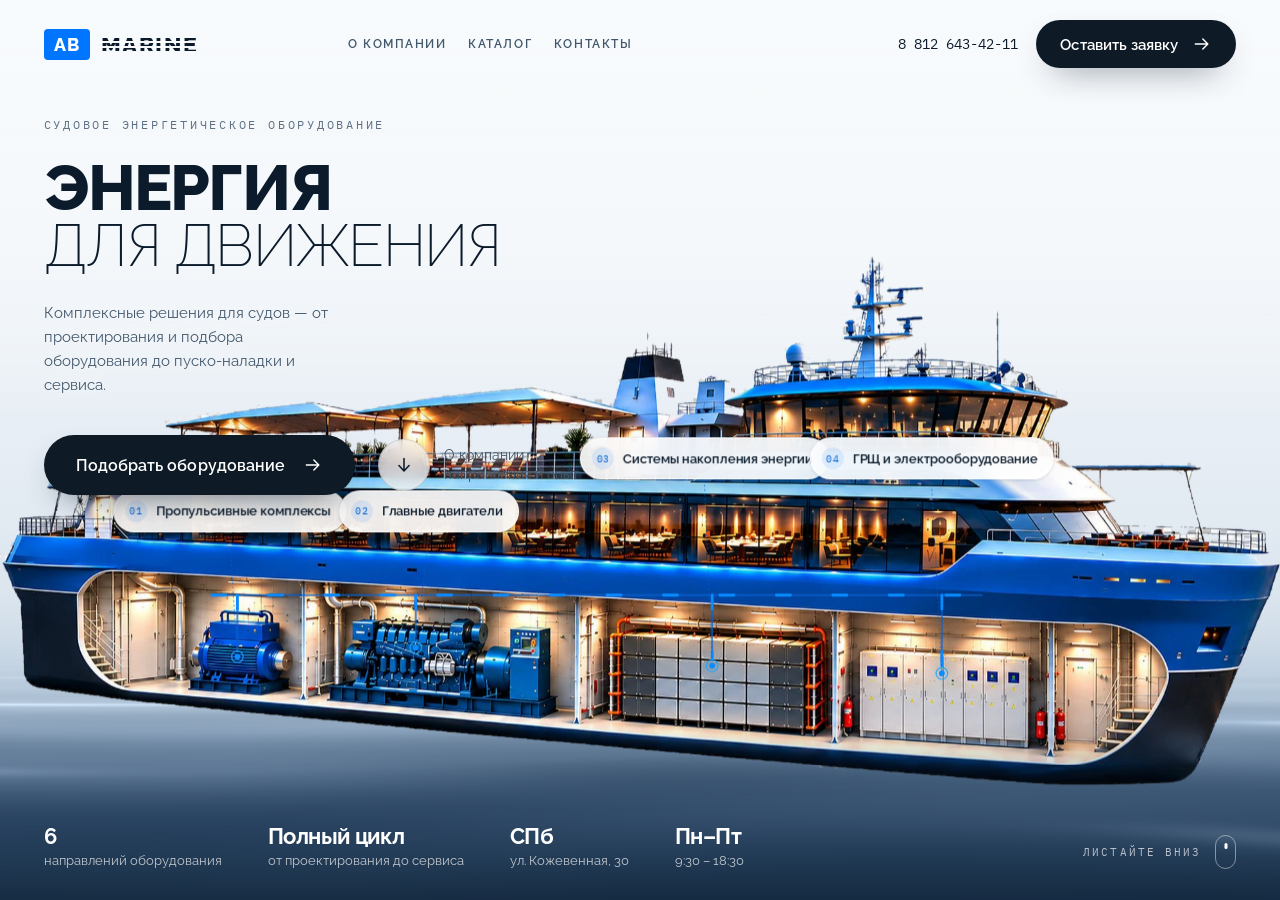
<file: index.html>
<!DOCTYPE html>
<html lang="ru">
<head>
<meta charset="UTF-8">
<meta name="viewport" content="width=device-width, initial-scale=1, viewport-fit=cover">
<title>AB Marine — судовое энергетическое оборудование</title>
<meta name="description" content="АБ Марин: комплексные решения для судов — проектирование, подбор и поставка судового энергетического оборудования, пуско-наладка и сервис. Санкт-Петербург.">
<link rel="icon" href="assets/img/logo.png">
<link rel="preconnect" href="https://fonts.googleapis.com">
<link rel="preconnect" href="https://fonts.gstatic.com" crossorigin>
<link href="https://fonts.googleapis.com/css2?family=Raleway:wght@200;300;400;500;600;700;800&family=IBM+Plex+Mono:wght@400;500&display=swap" rel="stylesheet">
<link rel="stylesheet" href="assets/css/hero.css">
</head>
<body>

<!--ABM:START-->
<div id="abmHero">

<!--ABM:HDR-->
<!-- ─────────── ШАПКА (в сборке для Tilda вырезается: там своё меню) ─────────── -->
<header class="hdr" id="abmHdr">
  <div class="shell hdr__in">
    <a class="logo" href="/" aria-label="AB Marine — на главную">
      <span class="logo__mark" aria-hidden="true">AB</span>
      <span class="logo__word">MARINE</span>
      <span class="logo__tag">Энергия<br>больших возможностей</span>
    </a>

    <nav class="hdr__nav" aria-label="Основная навигация">
      <a href="#about">О компании</a>
      <a href="#catalog">Каталог</a>
      <a href="#footer">Контакты</a>
    </nav>

    <div class="hdr__right">
      <a class="hdr__tel" href="tel:+78126434211">8 812 643-42-11</a>
      <a class="btn btn--pill js-cta" href="#formblock">
        <span>Оставить заявку</span>
        <svg viewBox="0 0 24 24" aria-hidden="true"><path d="M4 12h15M13 6l6 6-6 6" fill="none" stroke="currentColor" stroke-width="1.7" stroke-linecap="round" stroke-linejoin="round"/></svg>
      </a>
      <button class="burger" id="abmBurger" aria-label="Меню" aria-expanded="false"><span></span><span></span></button>
    </div>
  </div>
</header>
<!--/ABM:HDR-->

<!-- ─────────────────────────── ПЕРВЫЙ ЭКРАН ─────────────────────────── -->
<section class="hero" id="abmHero-sec">

  <div class="hero__bg" aria-hidden="true"></div>
  <div class="hero__sea" aria-hidden="true"></div>
  <div class="hero__haze" aria-hidden="true"></div>

  <!-- текстовый блок -->
  <div class="shell hero__grid">
    <div class="hero__copy">
      <h1 class="h1">
        <span class="h1__eyebrow">Судовое энергетическое оборудование</span>
        <span class="h1__a">Энергия</span>
        <span class="h1__b">для движения</span>
      </h1>

      <p class="lead">Комплексные решения для судов — от проектирования
        и подбора оборудования до пуско-наладки и сервиса.</p>

      <div class="cta">
        <a class="btn btn--pill btn--lg js-cta" href="#catalog">
          <span>Подобрать оборудование</span>
          <svg viewBox="0 0 24 24" aria-hidden="true"><path d="M4 12h15M13 6l6 6-6 6" fill="none" stroke="currentColor" stroke-width="1.7" stroke-linecap="round" stroke-linejoin="round"/></svg>
        </a>
        <!-- Иконка = стрелка к разделу, не «play»: видео у компании пока нет.
             Появится ролик — верните треугольник M9 6.5l9 5.5-9 5.5z, а href
             замените на ссылку на видео. -->
        <a class="play" href="#about">
          <span class="play__btn" aria-hidden="true"><svg viewBox="0 0 24 24"><path d="M12 5v13M6.5 12.5L12 18.5l5.5-6" fill="none" stroke="currentColor" stroke-width="1.7" stroke-linecap="round" stroke-linejoin="round"/></svg></span>
          <span class="play__txt">О компании<br>направления и опыт</span>
        </a>
      </div>
    </div>
  </div>

  <!-- сцена: судно в разрезе + живой энергоконтур -->
  <div class="stage" id="abmStage">
    <div class="plate" id="abmPlate">
      <img class="plate__img" id="abmPlateImg" src="assets/ship/hero-vessel.webp"
           alt="Судно в разрезе: главные двигатели, дизель-генератор, система накопления энергии, главный распределительный щит и гребной электродвигатель"
           decoding="async" fetchpriority="high">
      <!-- энергоконтур рисуется скриптом в координатах кадра 1995 × 825 -->
      <div class="plate__fx" id="abmFx" aria-hidden="true"></div>
      <div class="plate__scan" aria-hidden="true"></div>
      <!-- живые подписи: обычный HTML-текст, масштабируется и индексируется -->
      <div class="plate__pins" id="abmPins"></div>
      <div class="lens" id="abmLens" aria-hidden="true">
        <svg viewBox="0 0 200 200"><circle class="lens__ring" cx="100" cy="100" r="94"/><g class="lens__ticks" id="abmLensTicks"></g></svg>
        <span class="lens__tag">наведите на узел</span>
      </div>
    </div>
  </div>

  <div class="hero__floor" aria-hidden="true"></div>

  <!-- нижняя строка -->
  <div class="hero__foot">
    <div class="shell hero__foot-in">
      <!-- Всё с abmarine.ru. Цифр вида «15 лет / 300 проектов» на сайте нет —
           появятся подтверждённые, меняются здесь же. Порядок важен:
           на планшете видны первые три, на мобильном — первые две. -->
      <ul class="stats">
        <li><b>6</b><span>направлений оборудования</span></li>
        <li><b>Полный цикл</b><span>от проектирования до сервиса</span></li>
        <li><b>СПб</b><span>ул. Кожевенная, 30</span></li>
        <li><b>Пн–Пт</b><span>9:30 – 18:30</span></li>
      </ul>
      <a class="scroll" href="#catalog"><span>Листайте вниз</span><i></i></a>
    </div>
  </div>

  <div class="cursor" id="abmCursor" aria-hidden="true"></div>
</section>

</div>
<!--ABM:END-->

<script src="assets/js/hero.js"></script>
</body>
</html>
</file>
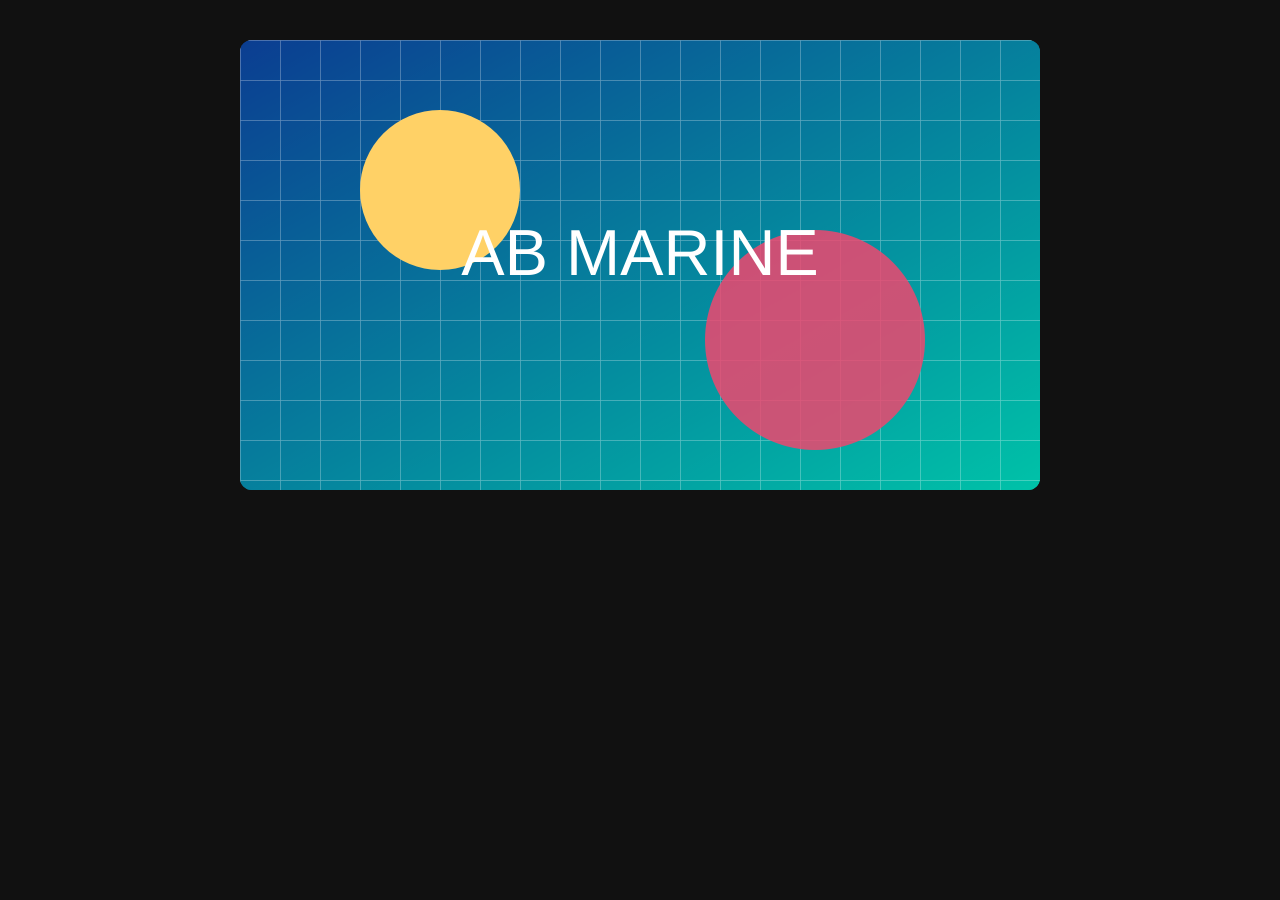
<file: tilda/water-demo/index.html>
<!doctype html><html lang="ru"><head><meta charset="utf-8">
<title>water test</title>
<style>
body{margin:0;background:#111;font-family:system-ui}
.hero{width:800px;height:450px;margin:40px auto;position:relative;overflow:hidden;border-radius:12px}
.hero img{width:100%;height:100%;object-fit:cover;display:block}
</style></head><body>
<div class="hero water-img"><img src="test.svg" alt=""></div>
<script src="water.js"></script>
</body></html>
</file>
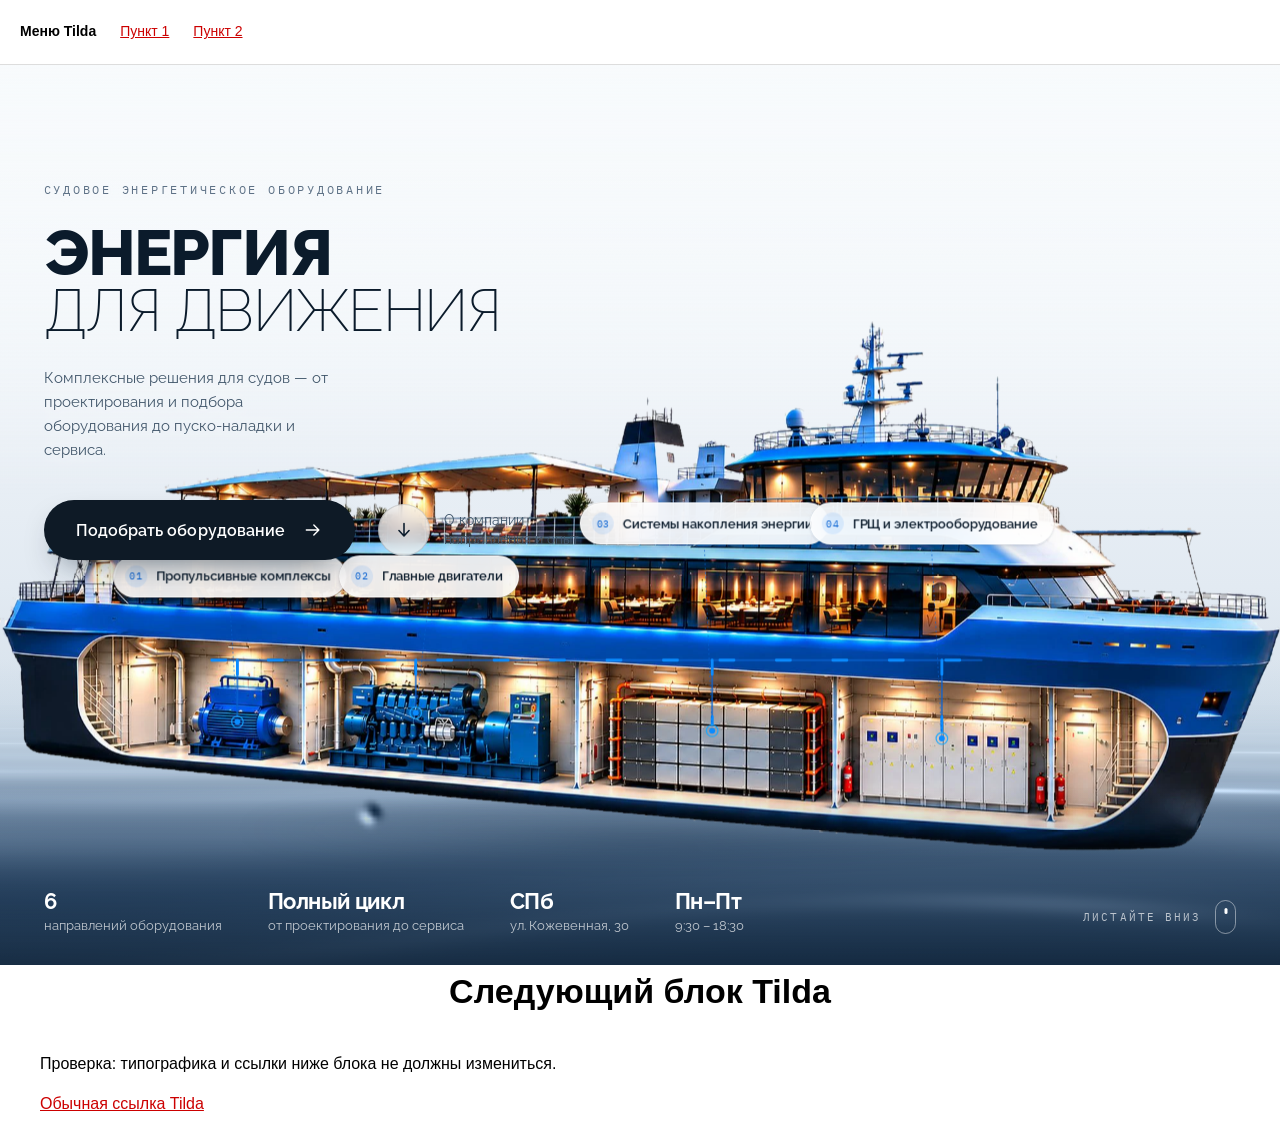
<file: tilda/_test.html>
<!DOCTYPE html>
<html lang="ru">
<head>
<meta charset="UTF-8">
<meta name="viewport" content="width=device-width, initial-scale=1">
<title>Tilda sandbox — AB Marine hero</title>
<!-- имитация типовых глобальных стилей Tilda: проверяем изоляцию блока -->
<style>
  html,body{margin:0;padding:0}
  body{font-family:Arial,sans-serif;font-size:16px;line-height:1.55;color:#000;background:#fff}
  a{color:#c00;text-decoration:underline}
  h1,h2,p,ul{margin:0 0 1em}
  *{box-sizing:content-box}
  .t-rec{position:relative;width:100%}
  .t-container{max-width:1200px;margin:0 auto;padding:0 20px}
  .t-title{font-size:34px;font-weight:700;text-align:center}
  .t-menu{position:sticky;top:0;z-index:900;background:#fff;border-bottom:1px solid #ddd;
    display:flex;gap:24px;align-items:center;height:64px;padding:0 20px;font-size:14px}
</style>
</head>
<body>

<div class="t-rec t-menu"><b>Меню Tilda</b><a href="#">Пункт 1</a><a href="#">Пункт 2</a></div>

<div class="t-rec" id="rec1">
  <!-- ↓↓↓ содержимое блока T123 ↓↓↓ -->
  <!--#include abmarine-hero.tilda.html -->
  <!-- ↑↑↑ -->
</div>

<div class="t-rec"><div class="t-container">
  <h2 class="t-title">Следующий блок Tilda</h2>
  <p>Проверка: типографика и ссылки ниже блока не должны измениться.</p>
  <p><a href="#">Обычная ссылка Tilda</a></p>
</div></div>

<script>
fetch('abmarine-hero.tilda.html').then(r => r.text()).then(html => {
  const rec = document.getElementById('rec1');
  // в песочнице подставляем локальный кадр вместо адреса Tilda
  html = html.replaceAll('ЗАМЕНИТЕ_НА_АДРЕС_КАРТИНКИ_В_TILDA', '../assets/ship/hero-vessel.webp');
  rec.innerHTML = html;
  // innerHTML не исполняет <script> — переносим вручную, как это делает Tilda
  rec.querySelectorAll('script').forEach(old => {
    const s = document.createElement('script');
    s.textContent = old.textContent;
    old.replaceWith(s);
  });
});
</script>
</body>
</html>
</file>
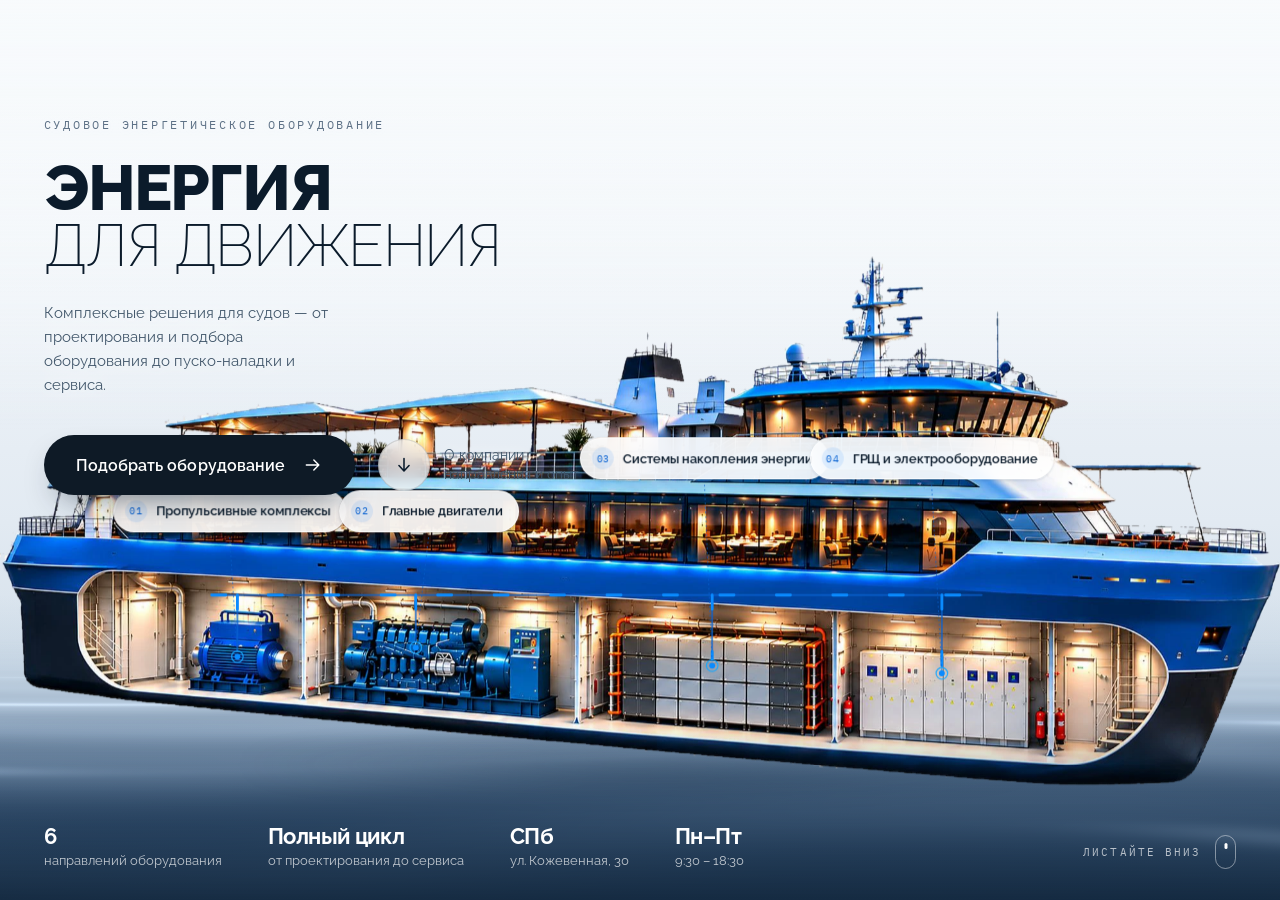
<file: tilda/preview.html>
<!DOCTYPE html>
<html lang="ru">
<head>
<meta charset="UTF-8">
<meta name="viewport" content="width=device-width, initial-scale=1, viewport-fit=cover">
<title>AB Marine — первый экран (просмотр Tilda-сборки)</title>
<style>html,body{margin:0;padding:0;background:#fff}</style>
</head>
<body>
<!-- ══════════════════════════════════════════════════════════════
     AB MARINE · первый экран
     Вставка: Tilda → блок «T123 · HTML-код» (на всю ширину)
              либо Zero Block → элемент HTML (100% ширины и высоты).
     Все стили изолированы внутри #abmHero — глобальные стили Tilda не задеты.
     Единственный внешний файл — кадр судна в разрезе, 318 КБ (см. ШАГ 1).
     Новый рендер меняется без правок вёрстки: координаты хотспотов, узлов
     и трасс заданы в системе кадра 1157 × 748 (массивы CHIPS / NODES / ROUTES).
     ══════════════════════════════════════════════════════════════ -->

<!-- ШАГ 1. Загрузите assets/ship/hero-vessel.webp в Tilda («Изображения» или Файловый
     менеджер), скопируйте адрес вида https://static.tildacdn.com/.../hero-vessel.webp
     и замените им строку ../assets/ship/hero-vessel.webp ниже (одно вхождение).
     ШАГ 2. В блоке #abmHero задайте --menu-h и --hdr-h под своё меню.
     ШАГ 3. Ссылки #catalog / #about / #formblock замените на ID блоков Tilda. -->

<link rel="preconnect" href="https://fonts.gstatic.com" crossorigin>
<link href="https://fonts.googleapis.com/css2?family=Raleway:wght@200;300;400;500;600;700;800&family=IBM+Plex+Mono:wght@400;500&display=swap" rel="stylesheet">

<style>
/* ─── НАСТРОЙКИ БЛОКА ───────────────────────────────────────────
   --menu-h : высота меню Tilda, если оно ЗАКРЕПЛЕНО и занимает
              место в потоке — экран станет ровно на остаток окна.
   --hdr-h  : верхний отступ контента. Если меню Tilda «поверх»
              (fixed), поставьте сюда его высоту.
   --brand  : фирменный синий. Остальные токены — ниже.           */
#abmHero{
  position:relative;display:block;width:100%;isolation:isolate;
  text-align:left;line-height:normal;
}


#abmHero{
  --brand:#0075ff;
  --brand-deep:#003d84;
  --glow:#3aa8ff;
  --glow-2:#8fdcff;

  --ink:#0b1b2b;
  --ink-2:#42576b;
  --ink-3:#5d7186;
  --pill:#0e1a26;
  --line:rgba(11,27,43,.13);
  --glass:rgba(255,255,255,.93);

  --shell:1560px;
  --pad:clamp(20px,3.4vw,58px);
  --hdr-h:88px;
  --sea-h:clamp(88px,13vh,180px); 
  --plate-w:100vw;            
  --plate-x:0vw;              

  --mono:"IBM Plex Mono",ui-monospace,SFMono-Regular,Menlo,monospace;
  --sans:"Raleway","Helvetica Neue",Arial,system-ui,sans-serif;

  --flow:3.4s;
  --ease:cubic-bezier(.22,.61,.36,1);
}

#abmHero,
#abmHero *,
#abmHero::before,
#abmHero *::before,
#abmHero::after,
#abmHero *::after{box-sizing:border-box}
#abmHero{-webkit-text-size-adjust:100%}
#abmHero{
  margin:0;background:#eef2f6;color:var(--ink);
  font-family:var(--sans);font-weight:400;
  -webkit-font-smoothing:antialiased;text-rendering:optimizeLegibility;
  overflow-x:hidden;
}
#abmHero a{color:inherit;text-decoration:none}
#abmHero button{font:inherit;color:inherit;background:none;border:0;cursor:pointer}
#abmHero img,
#abmHero svg{display:block;max-width:100%}
#abmHero ::selection{background:var(--brand);color:#fff}
#abmHero .shell{width:100%;max-width:var(--shell);margin-inline:auto;padding-inline:var(--pad)}
#abmHero .sr{position:absolute;width:1px;height:1px;overflow:hidden;clip:rect(0 0 0 0);white-space:nowrap}

#abmHero .hdr{
  position:fixed;inset:0 0 auto;z-index:60;height:var(--hdr-h);
  display:flex;align-items:center;
  transition:background .4s var(--ease),height .35s var(--ease),box-shadow .4s var(--ease);
}
#abmHero .hdr.is-stuck{
  height:70px;background:rgba(247,250,252,.88);
  backdrop-filter:blur(18px) saturate(150%);
  box-shadow:0 1px 0 var(--line),0 12px 34px -26px rgba(11,27,43,.5);
}
#abmHero .hdr__in{display:flex;align-items:center;gap:clamp(18px,2.6vw,48px)}

#abmHero .logo{display:flex;align-items:center;gap:11px;flex:0 0 auto}
#abmHero .logo__mark{
  display:grid;place-items:center;width:46px;height:31px;border-radius:4px;
  background:var(--brand);color:#fff;font-weight:800;font-size:18px;letter-spacing:.01em;
}
#abmHero .logo__word{
  font-weight:800;font-size:23px;letter-spacing:.07em;line-height:1;
  background:repeating-linear-gradient(to bottom,var(--ink) 0 3px,transparent 3px 5px);
  -webkit-background-clip:text;background-clip:text;color:transparent;
}
#abmHero .logo__tag{
  margin-left:14px;padding-left:15px;border-left:1px solid var(--line);
  font-size:9.5px;line-height:1.45;letter-spacing:.16em;text-transform:uppercase;color:var(--ink-3);
}
#abmHero .hdr__nav{display:flex;gap:clamp(14px,1.7vw,34px);margin-inline:auto}
#abmHero .hdr__nav a{
  position:relative;font-size:12px;font-weight:600;letter-spacing:.13em;text-transform:uppercase;
  color:var(--ink-2);padding:8px 0;transition:color .25s;
}
#abmHero .hdr__nav a::after{
  content:"";position:absolute;left:0;right:100%;bottom:2px;height:1px;
  background:var(--brand);transition:right .35s var(--ease);
}
#abmHero .hdr__nav a:hover{color:var(--ink)}
#abmHero .hdr__nav a:hover::after{right:0}

#abmHero .hdr__right{display:flex;align-items:center;gap:clamp(12px,1.4vw,24px);margin-left:auto}
#abmHero .hdr__tel{font-family:var(--mono);font-size:14px;color:var(--ink);white-space:nowrap;transition:color .25s}
#abmHero .hdr__tel:hover{color:var(--brand)}

#abmHero .burger{display:none;width:40px;height:40px;place-items:center;gap:5px;flex-direction:column}
#abmHero .burger span{display:block;width:20px;height:1.6px;background:var(--ink);transition:.3s var(--ease)}
#abmHero .burger[aria-expanded="true"] span:first-child{transform:translateY(3.3px) rotate(45deg)}
#abmHero .burger[aria-expanded="true"] span:last-child{transform:translateY(-3.3px) rotate(-45deg)}

#abmHero .btn{
  --bh:48px;
  position:relative;display:inline-flex;align-items:center;justify-content:center;gap:14px;
  height:var(--bh);padding:0 24px;border-radius:999px;
  font-weight:600;font-size:14.5px;letter-spacing:.005em;white-space:nowrap;
  transition:transform .3s var(--ease),box-shadow .35s var(--ease),background .3s;
  overflow:hidden;isolation:isolate;
}
#abmHero .btn--lg{--bh:60px;padding:0 32px;font-size:16px;gap:18px}
#abmHero .btn--pill{background:var(--pill);color:#fff;box-shadow:0 14px 34px -18px rgba(11,27,43,.85)}
#abmHero .btn--pill::before{
  content:"";position:absolute;inset:0;z-index:-1;
  background:linear-gradient(100deg,transparent 30%,rgba(255,255,255,.24) 50%,transparent 70%);
  transform:translateX(-120%);
}
#abmHero .btn--pill:hover{transform:translateY(-2px);box-shadow:0 22px 44px -20px rgba(11,27,43,.9)}
#abmHero .btn--pill:hover::before{animation:abmSheen .9s var(--ease)}
@keyframes abmSheen{to{transform:translateX(120%)}}
#abmHero .btn svg{width:20px;height:20px;transition:transform .35s var(--ease)}
#abmHero .btn:hover svg{transform:translateX(5px)}
#abmHero :focus-visible{outline:2px solid var(--brand);outline-offset:3px}

#abmHero .play{display:inline-flex;align-items:center;gap:14px;color:var(--ink)}
#abmHero .play__btn{
  display:grid;place-items:center;width:52px;height:52px;border-radius:50%;
  border:1px solid var(--line);background:rgba(255,255,255,.7);backdrop-filter:blur(8px);
  transition:transform .3s var(--ease),border-color .3s,background .3s;
}
#abmHero .play__btn svg{width:22px;height:22px;color:var(--ink)}
#abmHero .play:hover .play__btn{transform:scale(1.08);border-color:rgba(11,27,43,.35);background:#fff}
#abmHero .play__txt{
  font-size:14px;line-height:1.35;color:var(--ink-2);
  text-shadow:0 1px 12px rgba(247,250,252,.95),0 0 26px rgba(247,250,252,.9);
}

#abmHero .hero{
  position:relative;
  min-height:calc(100svh - var(--menu-h,0px));
  min-height:calc(100dvh - var(--menu-h,0px));
  display:flex;flex-direction:column;justify-content:flex-start;
  padding-top:calc(var(--hdr-h) + clamp(10px,3.2vh,42px));
  padding-bottom:clamp(96px,15vh,164px);
  isolation:isolate;overflow:hidden;
}

#abmHero .hero__bg{
  position:absolute;inset:0;z-index:0;pointer-events:none;
  background:
    linear-gradient(180deg,#f7fafc 0%,#eef3f8 34%,#e2eaf2 58%,#d3dfea 76%,#c2d2e0 100%),
    url("[data-uri]") 50% 62%/cover no-repeat;
  background-blend-mode:normal,soft-light;
}

#abmHero .hero__sea{
  position:absolute;left:0;right:0;bottom:0;height:calc(var(--sea-h) + 16%);z-index:0;
  pointer-events:none;overflow:hidden;
  background:linear-gradient(180deg,#c6d4e1 0%,#9fb6cb 45%,#6c8da9 100%);
  -webkit-mask-image:linear-gradient(180deg,transparent 0,#000 34%);
  mask-image:linear-gradient(180deg,transparent 0,#000 34%);
}
#abmHero .hero__sea canvas{
  position:absolute;inset:0;width:100%;height:100%;display:block;
  opacity:0;transition:opacity 1.1s var(--ease);
}
#abmHero .hero__sea.is-on canvas{opacity:1}

#abmHero .hero__bg::after{
  content:"";position:absolute;left:0;right:0;bottom:0;height:34%;
  background:linear-gradient(180deg,rgba(146,176,202,0) 0%,rgba(132,165,194,.3) 48%,rgba(108,145,178,.46) 100%);
}

#abmHero .hero.is-noplate .stage{display:none}
#abmHero .hero.is-noplate .hero__haze{opacity:.3}
#abmHero .hero__floor{
  position:absolute;left:0;right:0;bottom:0;height:22%;z-index:4;pointer-events:none;
  background:linear-gradient(0deg,rgba(90,125,158,.3) 0%,transparent 100%);
}

#abmHero .hero__haze{
  position:absolute;inset:0;z-index:3;pointer-events:none;
  background:linear-gradient(180deg,rgba(247,250,252,.92) 0%,rgba(247,250,252,.6) 26%,rgba(247,250,252,0) 48%);
}

#abmHero .stage{position:absolute;inset:0;z-index:5;pointer-events:none;overflow:hidden}
#abmHero .plate{
  position:absolute;left:0;right:0;margin-inline:auto;bottom:var(--sea-h);
  
  width:min(var(--plate-w),150vh);aspect-ratio:1995/825;
  pointer-events:auto;
  transform:translate3d(calc(var(--px,0px) + var(--plate-x)),var(--py,0px),0);
  will-change:transform;
  --lx:50%;--ly:50%;--lr:0px;
}
#abmHero .plate__img{
  position:relative;z-index:1;
  width:100%;height:100%;object-fit:contain;user-select:none;-webkit-user-drag:none;
  transition:filter .4s var(--ease);
}

#abmHero .plate::after{
  content:"";position:absolute;left:6%;right:6%;bottom:-2%;height:12%;z-index:0;
  background:radial-gradient(50% 50% at 50% 50%,rgba(12,38,64,.42),transparent 72%);
  filter:blur(14px);pointer-events:none;
}
#abmHero .plate__fx,
#abmHero .plate__pins,
#abmHero .lens,
#abmHero .plate__scan,
#abmHero .plate__wash{position:absolute;inset:0}

#abmHero .plate__wash{
  z-index:2;pointer-events:none;
  background:
    linear-gradient(180deg,rgba(247,250,252,.94) 0%,rgba(247,250,252,.6) 28%,rgba(247,250,252,0) 50%),
    linear-gradient(98deg,rgba(247,250,252,.96) 0%,rgba(247,250,252,.82) 18%,rgba(247,250,252,.4) 34%,rgba(247,250,252,0) 52%);
  -webkit-mask-image:linear-gradient(180deg,#000 0 50%,transparent 66%);
  mask-image:linear-gradient(180deg,#000 0 50%,transparent 66%);
}

#abmHero .plate__scan{
  pointer-events:none;z-index:5;opacity:0;transition:opacity .4s var(--ease);
  background-image:
    linear-gradient(to right,rgba(24,120,200,.3) 1px,transparent 1px),
    linear-gradient(to bottom,rgba(24,120,200,.3) 1px,transparent 1px);
  background-size:22px 22px;
  -webkit-mask-image:radial-gradient(circle var(--lr) at var(--lx) var(--ly),#000 0 52%,transparent 100%);
  mask-image:radial-gradient(circle var(--lr) at var(--lx) var(--ly),#000 0 52%,transparent 100%);
}
#abmHero .plate.is-live .plate__scan{opacity:1}
#abmHero .plate__fx{pointer-events:none;z-index:3}
#abmHero .plate__fx svg{width:100%;height:100%;overflow:visible}

#abmHero .halo{fill:none;stroke:rgba(255,255,255,.85);stroke-width:9;stroke-linecap:round}
#abmHero .halo--thin{stroke-width:5;stroke:rgba(255,255,255,.8)}
#abmHero .bus{fill:none;stroke:rgba(10,99,210,.7);stroke-width:3;stroke-linecap:round}
#abmHero .flow{
  fill:none;stroke:#0a8bff;stroke-width:4.4;stroke-linecap:round;
  stroke-dasharray:22 66;
  animation:abmFlow var(--flow) linear infinite;
}
@keyframes abmFlow{to{stroke-dashoffset:-160}}
#abmHero .flow--hot{stroke:#003d84;stroke-width:5.2}

#abmHero .lead-line{
  fill:none;stroke:rgba(10,99,210,.62);stroke-width:1.6;stroke-dasharray:3 4;
  transition:stroke .3s var(--ease);
}
#abmHero .pinfx.is-on .lead-line{stroke:var(--brand);stroke-dasharray:none;stroke-width:2}
#abmHero .node__ring{
  fill:none;stroke:rgba(22,168,255,.85);stroke-width:2;transform-box:fill-box;transform-origin:center;
  animation:abmPing 2.8s ease-out infinite;
}
@keyframes abmPing{0%{transform:scale(.5);opacity:.9}70%{opacity:0}100%{transform:scale(2.4);opacity:0}}
#abmHero .node__halo{fill:rgba(255,255,255,.9)}
#abmHero .node__core{fill:#0a8bff}
#abmHero .pinfx.is-on .node__core{fill:var(--brand-deep)}

#abmHero .plate.is-surge{--flow:.9s}
#abmHero .plate.is-surge .flow{stroke:#003d84;stroke-width:5.6}
#abmHero .plate.is-surge .halo{stroke:#fff;stroke-width:12}
#abmHero .plate.is-surge .plate__scan{opacity:.9}
#abmHero .plate.is-surge .node__ring{animation-duration:.75s}
#abmHero .plate.is-surge .plate__img{filter:saturate(1.1) brightness(1.04)}
#abmHero .plate.is-charge{--flow:1.9s}

#abmHero .lens{
  position:absolute;left:var(--lx);top:var(--ly);width:0;height:0;
  pointer-events:none;z-index:6;opacity:0;transition:opacity .4s var(--ease);
}
#abmHero .plate.is-live .lens{opacity:1}
#abmHero .plate.is-surge .lens{opacity:0;transition:opacity .2s}
#abmHero .lens::before{
  content:"";position:absolute;left:50%;top:50%;width:calc(var(--lr)*2);height:calc(var(--lr)*2);
  transform:translate(-50%,-50%);border-radius:50%;
  background:radial-gradient(circle,rgba(120,205,255,.22),rgba(120,205,255,.06) 58%,transparent 74%);
  transition:background .3s var(--ease);
}
#abmHero .plate.is-lock .lens::before{background:radial-gradient(circle,rgba(0,117,255,.26),rgba(0,117,255,.08) 58%,transparent 74%)}
#abmHero .lens svg{
  position:absolute;left:50%;top:50%;max-width:none;
  width:calc(var(--lr)*2);height:calc(var(--lr)*2);transform:translate(-50%,-50%);overflow:visible;
}
#abmHero .lens__ring{
  fill:none;stroke:rgba(24,120,200,.6);stroke-width:1.4;stroke-dasharray:5 11;
  animation:abmSpin 22s linear infinite;transform-origin:100px 100px;
}
#abmHero .plate.is-lock .lens__ring{stroke:rgba(0,117,255,.9);stroke-dasharray:none;animation-duration:9s}
@keyframes abmSpin{to{transform:rotate(360deg)}}
#abmHero .lens__ticks line{stroke:rgba(24,120,200,.7);stroke-width:1.5}
#abmHero .lens__ticks path{fill:none;stroke:rgba(24,120,200,.85);stroke-width:2;stroke-linecap:square}
#abmHero .lens__tag{
  position:absolute;left:50%;top:calc(-1 * var(--lr) - 26px);transform:translateX(-50%);
  padding:3px 9px;border-radius:999px;background:rgba(255,255,255,.86);
  box-shadow:0 4px 14px -6px rgba(11,42,74,.4);
  font-family:var(--mono);font-size:9.5px;letter-spacing:.16em;text-transform:uppercase;
  color:#1878c8;white-space:nowrap;transition:color .25s,background .25s;
}
#abmHero .plate.is-lock .lens__tag{opacity:0}

#abmHero .plate__pins{z-index:7;pointer-events:none}
#abmHero .pin{position:absolute;inset:0;pointer-events:none}
#abmHero .pin__btn{
  position:absolute;left:var(--cx);top:var(--cy);translate:-50% -100%;
  display:inline-flex;align-items:center;gap:9px;max-width:min(260px,30vw);
  padding:9px 15px 9px 11px;border-radius:999px;cursor:pointer;pointer-events:auto;
  background:rgba(255,255,255,.9);border:1px solid rgba(255,255,255,.9);
  box-shadow:0 14px 34px -18px rgba(8,34,62,.7),0 1px 3px rgba(8,34,62,.14);
  backdrop-filter:blur(16px) saturate(150%);
  text-align:left;transition:.26s var(--ease);
}
#abmHero .pin__btn:hover,
#abmHero .pin.is-open .pin__btn{
  background:#fff;transform:translateY(-2px);
  box-shadow:0 0 0 1.5px rgba(0,117,255,.45),0 20px 44px -18px rgba(8,34,62,.8);
}
#abmHero .pin.is-pin .pin__btn{box-shadow:0 0 0 2px var(--brand),0 20px 44px -18px rgba(8,34,62,.8)}
#abmHero .pin__no{
  flex:0 0 auto;display:grid;place-items:center;width:22px;height:22px;border-radius:50%;
  background:rgba(0,117,255,.1);color:#0a63d2;
  font-family:var(--mono);font-size:10px;letter-spacing:.02em;
}
#abmHero .pin__t{font-size:12.5px;font-weight:600;line-height:1.2;letter-spacing:-.005em;color:var(--ink)}

#abmHero .pin__card{
  position:absolute;left:var(--cx);top:calc(var(--cy) + 10px);
  translate:calc(26px + var(--dx,0px)) 0;
  width:min(330px,74vw);padding:18px 20px 20px;border-radius:16px;
  background:var(--glass);border:1px solid rgba(255,255,255,.9);
  box-shadow:0 24px 60px -24px rgba(11,42,74,.5),0 2px 10px -4px rgba(11,42,74,.2);
  backdrop-filter:blur(22px) saturate(150%);
  opacity:0;visibility:hidden;transform:translateY(8px) scale(.98);transform-origin:top center;
  transition:opacity .28s var(--ease),transform .32s var(--ease),visibility .28s;
  pointer-events:none;cursor:default;text-align:left;
}
#abmHero .pin.is-open .pin__card{opacity:1;visibility:visible;transform:none;pointer-events:auto}
#abmHero .pin.is-pin .pin__card{border-color:rgba(0,117,255,.45)}
#abmHero .pin--r .pin__card{translate:calc(-100% - 26px + var(--dx,0px)) 0}
#abmHero .pin__no-b{margin:0;font-family:var(--mono);font-size:10px;letter-spacing:.2em;color:#1878c8}
#abmHero .pin__h{margin:9px 0 8px;font-size:17px;font-weight:700;line-height:1.24;letter-spacing:-.01em}
#abmHero .pin__d{margin:0;font-size:13px;line-height:1.55;color:var(--ink-2)}
#abmHero .pin__tags{display:flex;flex-wrap:wrap;gap:6px;margin:13px 0 0;padding:0;list-style:none}
#abmHero .pin__tags li{
  font-family:var(--mono);font-size:10px;letter-spacing:.05em;color:var(--ink-3);
  padding:4px 9px;border:1px solid var(--line);border-radius:999px;
}

#abmHero .hero__grid{position:relative;z-index:20;width:100%;pointer-events:none}
#abmHero .hero__copy{max-width:min(660px,44vw);pointer-events:auto}

#abmHero .h1{margin:0;font-weight:400}
#abmHero .h1__eyebrow{
  display:block;margin-bottom:26px;text-shadow:0 1px 10px rgba(247,250,252,.9);
  font-family:var(--mono);font-size:11.5px;letter-spacing:.24em;text-transform:uppercase;color:var(--ink-3);
}
#abmHero .h1__a,
#abmHero .h1__b{display:block;text-transform:uppercase;line-height:.94;letter-spacing:-.028em}
#abmHero .h1__a{font-weight:800;font-size:clamp(2.7rem,5.0vw,5.6rem)}
#abmHero .h1__b{font-weight:200;font-size:clamp(2.5rem,4.6vw,5.1rem);color:var(--ink)}

#abmHero .lead{
  max-width:34ch;margin:28px 0 0;font-size:clamp(15px,1.16vw,18.5px);line-height:1.6;color:var(--ink-2);
  text-shadow:0 1px 12px rgba(247,250,252,.95),0 0 26px rgba(247,250,252,.9);
}
#abmHero .cta{display:flex;flex-wrap:wrap;align-items:center;gap:clamp(16px,1.8vw,30px);margin-top:38px}

#abmHero .chiprow{display:none;margin-top:clamp(14px,2.2vh,24px)}
#abmHero .chiprow__list{
  display:flex;gap:8px;overflow-x:auto;padding-bottom:4px;
  scrollbar-width:none;-ms-overflow-style:none;
  -webkit-mask-image:linear-gradient(90deg,#000 0 88%,transparent 100%);
  mask-image:linear-gradient(90deg,#000 0 88%,transparent 100%);
}
#abmHero .chiprow__list::-webkit-scrollbar{display:none}
#abmHero .chip{
  flex:0 0 auto;min-height:44px;padding:11px 16px;border-radius:999px;white-space:nowrap;
  font-size:12.5px;font-weight:600;color:var(--ink-2);
  background:rgba(255,255,255,.78);border:1px solid var(--line);
  backdrop-filter:blur(10px);transition:.25s var(--ease);
}
#abmHero .chip[aria-selected="true"]{background:var(--pill);border-color:var(--pill);color:#fff}
#abmHero .chiprow__card{
  margin-top:12px;padding:15px 17px 17px;border-radius:14px;
  background:rgba(255,255,255,.9);border:1px solid var(--line);backdrop-filter:blur(14px);
}
#abmHero .chiprow__card .pin__h{margin:8px 0 7px;font-size:16px}
#abmHero .chiprow__card .pin__d{font-size:13px}

#abmHero .hero__foot{position:absolute;left:0;right:0;bottom:0;z-index:21;padding-bottom:clamp(22px,3.4vh,40px)}

#abmHero .hero__foot::before{
  content:"";position:absolute;left:0;right:0;bottom:0;height:178px;z-index:-1;pointer-events:none;
  background:linear-gradient(0deg,rgba(8,26,45,.78) 0%,rgba(8,26,45,.42) 44%,rgba(8,26,45,0) 100%);
}
#abmHero .hero__foot-in{display:flex;align-items:flex-end;justify-content:space-between;gap:24px}
#abmHero .stats{display:flex;flex-wrap:wrap;gap:clamp(26px,3.6vw,64px);margin:0;padding:0;list-style:none;pointer-events:auto}
#abmHero .stats li{display:flex;flex-direction:column;gap:5px;color:#fff}
#abmHero .stats b{font-size:clamp(20px,1.7vw,27px);font-weight:700;letter-spacing:-.02em;line-height:1;white-space:nowrap}
#abmHero .stats span{font-size:12.5px;line-height:1.35;color:rgba(255,255,255,.72)}

#abmHero .scroll{
  display:inline-flex;align-items:center;gap:14px;pointer-events:auto;
  font-family:var(--mono);font-size:10.5px;letter-spacing:.2em;text-transform:uppercase;
  color:rgba(255,255,255,.68);transition:color .3s;
}
#abmHero .scroll:hover{color:#fff}
#abmHero .scroll i{position:relative;width:21px;height:34px;border:1px solid rgba(255,255,255,.45);border-radius:11px}
#abmHero .scroll i::after{
  content:"";position:absolute;left:50%;top:7px;width:3px;height:6px;border-radius:2px;
  background:#fff;transform:translateX(-50%);animation:abmWheel 2.2s ease-in-out infinite;
}
@keyframes abmWheel{0%{opacity:0;transform:translate(-50%,0)}30%{opacity:1}100%{opacity:0;transform:translate(-50%,12px)}}

#abmHero .cursor{
  position:fixed;z-index:40;left:0;top:0;width:20px;height:20px;border-radius:50%;
  border:1px solid rgba(11,27,43,.45);background:rgba(255,255,255,.12);backdrop-filter:blur(2px);
  transform:translate(-50%,-50%);pointer-events:none;opacity:0;
  transition:width .2s var(--ease),height .2s var(--ease),opacity .25s,border-color .25s,background .25s;
}
#abmHero .cursor::after{
  content:"";position:absolute;left:50%;top:50%;width:4px;height:4px;border-radius:50%;
  background:var(--brand);transform:translate(-50%,-50%);
}
#abmHero .hero.is-cursor .cursor{opacity:1}
#abmHero .cursor.is-big{width:58px;height:58px;border-color:rgba(0,117,255,.6);background:rgba(0,117,255,.06)}
@media (hover:hover) and (pointer:fine){
  #abmHero .hero.is-cursor .plate{cursor:none}
  #abmHero .hero.is-cursor .plate .pin__btn{cursor:pointer}
}

@media (max-width:1440px){
  #abmHero .hero__copy{max-width:min(600px,46vw)}
  #abmHero .logo__tag{display:none}
}
@media (max-width:1240px){
  #abmHero .hdr__tel{display:none}
  #abmHero .hero__copy{max-width:min(540px,48vw)}
  #abmHero .pin__card{width:min(290px,62vw)}
  #abmHero .pin__t{font-size:11.5px}
  #abmHero .stats{gap:26px}
  #abmHero .stats span{font-size:11.5px}
}
@media (max-width:1024px){
  
  #abmHero{--hdr-h:72px;--plate-w:150vw;--plate-x:0vw}
  #abmHero .hdr__nav{display:none}
  #abmHero .burger{display:flex}
  #abmHero .hero{padding-top:calc(var(--hdr-h) + 2.4vh);padding-bottom:34vh}
  #abmHero .hero__copy{max-width:min(560px,74vw)}
  #abmHero .plate__pins{display:none}
  #abmHero .chiprow{display:block}
  #abmHero .cursor{display:none}
  #abmHero .stats li:nth-child(n+4){display:none}
}
@media (max-width:760px){
  #abmHero{--pad:20px}
  #abmHero .hdr .btn--pill{display:none}
  #abmHero .hero{padding-top:calc(var(--hdr-h) + 8px);padding-bottom:22vh}
  #abmHero .h1__eyebrow{margin-bottom:14px;font-size:9.5px;letter-spacing:.18em}
  #abmHero .h1__a{font-size:clamp(2.1rem,12vw,3.4rem)}
  #abmHero .h1__b{font-size:clamp(1.9rem,9.4vw,3rem)}
  #abmHero .lead{margin-top:14px;font-size:14.5px;line-height:1.5;max-width:32ch}
  #abmHero .cta{margin-top:20px;gap:14px}
  #abmHero .btn--lg{--bh:52px;padding:0 22px;font-size:15px}
  #abmHero .hero__floor{height:40%;background:linear-gradient(0deg,rgba(6,20,34,.72) 0%,rgba(6,20,34,.34) 46%,transparent 100%)}
  #abmHero .play__btn{width:44px;height:44px}
  #abmHero .play__txt{font-size:12.5px}
  #abmHero{--plate-w:238vw;--plate-x:0vw}
  #abmHero .lens,
#abmHero .lens__tag,
#abmHero .plate__scan{display:none}
  #abmHero .plate__wash{-webkit-mask-image:linear-gradient(180deg,#000 0 30%,transparent 46%);
               mask-image:linear-gradient(180deg,#000 0 30%,transparent 46%)}
  #abmHero .chiprow{display:block}
  
  #abmHero .stats li:nth-child(n+2){display:none}
  #abmHero .stats b{font-size:19px}
  #abmHero .stats span{font-size:11px}
  #abmHero .scroll span{display:none}
  #abmHero .pin__card{width:min(260px,74vw);padding:14px 16px 16px}
  #abmHero .pin__h{font-size:15px}
  #abmHero .pin__tags{display:none}
}

@media (max-height:880px) and (min-width:1025px){
  #abmHero .h1__eyebrow{margin-bottom:18px}
  #abmHero .h1__a{font-size:clamp(2.4rem,4.1vw,4.4rem)}
  #abmHero .h1__b{font-size:clamp(2.2rem,3.8vw,4rem)}
  #abmHero .lead{margin-top:20px;font-size:clamp(14.5px,1.05vw,16.5px)}
  #abmHero .cta{margin-top:26px}
  #abmHero .btn--lg{--bh:54px;font-size:15px}
}
@media (max-height:700px) and (min-width:1025px){
  #abmHero .lead{margin-top:16px}
  #abmHero .cta{margin-top:20px}
  #abmHero .stats span{font-size:11px}
}

#abmHero .mnav{
  position:fixed;inset:0;z-index:55;display:grid;align-content:center;gap:2px;
  padding:0 var(--pad);background:rgba(247,250,252,.98);backdrop-filter:blur(20px);
  opacity:0;visibility:hidden;transition:opacity .4s var(--ease),visibility .4s;
}
#abmHero .mnav.is-open{opacity:1;visibility:visible}
#abmHero .mnav a{padding:15px 0;font-size:25px;font-weight:600;border-bottom:1px solid var(--line)}
#abmHero .mnav__c{margin-top:26px;display:flex;flex-direction:column;gap:8px;font-family:var(--mono)}
#abmHero .mnav__c a{font-size:16px;border:0;padding:2px 0;font-weight:400;color:var(--ink-2)}

@media (prefers-reduced-motion:reduce){
  #abmHero,
#abmHero *,
#abmHero::before,
#abmHero *::before,
#abmHero::after,
#abmHero *::after{animation-duration:.001ms!important;animation-iteration-count:1!important;transition-duration:.08s!important}
  #abmHero .plate{transform:none!important}
}

</style>

<div id="abmHero">

  <!-- Шапка не входит в блок: используйте штатное меню Tilda (ME301 / МЕ601).
       Высота меню задаётся переменной --menu-h в блоке настроек выше. -->

<!-- ─────────────────────────── ПЕРВЫЙ ЭКРАН ─────────────────────────── -->
<section class="hero" id="abmHero-sec">

  <div class="hero__bg" aria-hidden="true"></div>
  <div class="hero__sea" aria-hidden="true"></div>
  <div class="hero__haze" aria-hidden="true"></div>

  <!-- текстовый блок -->
  <div class="shell hero__grid">
    <div class="hero__copy">
      <h1 class="h1">
        <span class="h1__eyebrow">Судовое энергетическое оборудование</span>
        <span class="h1__a">Энергия</span>
        <span class="h1__b">для движения</span>
      </h1>

      <p class="lead">Комплексные решения для судов — от проектирования
        и подбора оборудования до пуско-наладки и сервиса.</p>

      <div class="cta">
        <a class="btn btn--pill btn--lg js-cta" href="#catalog">
          <span>Подобрать оборудование</span>
          <svg viewBox="0 0 24 24" aria-hidden="true"><path d="M4 12h15M13 6l6 6-6 6" fill="none" stroke="currentColor" stroke-width="1.7" stroke-linecap="round" stroke-linejoin="round"/></svg>
        </a>
        <!-- Иконка = стрелка к разделу, не «play»: видео у компании пока нет.
             Появится ролик — верните треугольник M9 6.5l9 5.5-9 5.5z, а href
             замените на ссылку на видео. -->
        <a class="play" href="#about">
          <span class="play__btn" aria-hidden="true"><svg viewBox="0 0 24 24"><path d="M12 5v13M6.5 12.5L12 18.5l5.5-6" fill="none" stroke="currentColor" stroke-width="1.7" stroke-linecap="round" stroke-linejoin="round"/></svg></span>
          <span class="play__txt">О компании<br>направления и опыт</span>
        </a>
      </div>
    </div>
  </div>

  <!-- сцена: судно в разрезе + живой энергоконтур -->
  <div class="stage" id="abmStage">
    <div class="plate" id="abmPlate">
      <img class="plate__img" id="abmPlateImg" src="../assets/ship/hero-vessel.webp"
           alt="Судно в разрезе: главные двигатели, дизель-генератор, система накопления энергии, главный распределительный щит и гребной электродвигатель"
           decoding="async" fetchpriority="high">
      <!-- энергоконтур рисуется скриптом в координатах кадра 1995 × 825 -->
      <div class="plate__fx" id="abmFx" aria-hidden="true"></div>
      <div class="plate__scan" aria-hidden="true"></div>
      <!-- живые подписи: обычный HTML-текст, масштабируется и индексируется -->
      <div class="plate__pins" id="abmPins"></div>
      <div class="lens" id="abmLens" aria-hidden="true">
        <svg viewBox="0 0 200 200"><circle class="lens__ring" cx="100" cy="100" r="94"/><g class="lens__ticks" id="abmLensTicks"></g></svg>
        <span class="lens__tag">наведите на узел</span>
      </div>
    </div>
  </div>

  <div class="hero__floor" aria-hidden="true"></div>

  <!-- нижняя строка -->
  <div class="hero__foot">
    <div class="shell hero__foot-in">
      <!-- Всё с abmarine.ru. Цифр вида «15 лет / 300 проектов» на сайте нет —
           появятся подтверждённые, меняются здесь же. Порядок важен:
           на планшете видны первые три, на мобильном — первые две. -->
      <ul class="stats">
        <li><b>6</b><span>направлений оборудования</span></li>
        <li><b>Полный цикл</b><span>от проектирования до сервиса</span></li>
        <li><b>СПб</b><span>ул. Кожевенная, 30</span></li>
        <li><b>Пн–Пт</b><span>9:30 – 18:30</span></li>
      </ul>
      <a class="scroll" href="#catalog"><span>Листайте вниз</span><i></i></a>
    </div>
  </div>

  <div class="cursor" id="abmCursor" aria-hidden="true"></div>
</section>

</div>

<script>
/* ══════════════════════════════════════════════════════════════
   AB MARINE — первый экран
   Судно приходит кадром в разрезе (assets/ship/hero-vessel.webp).
   Вся интерактивная геометрия задана в координатах кадра 1995 × 825:
   меняется рендер — правятся только SPOTS / BUS, вёрстка не трогается.
   ══════════════════════════════════════════════════════════════ */
(function () {
  'use strict';

  window.AB_HERO_PLATE = window.AB_HERO_PLATE || null;   // URL картинки (для Tilda)

  const PL = { w: 1995, h: 825 };   // система координат кадра
  const BUS = 528;                  // высота главной энергошины под палубой

  /* Узлы судна: точка на машине (x, y), якорь подписи (cx, cy — низ плашки). */
  const SPOTS = [
    {
      no: '01', x: 370, y: 624, cx: 358, cy: 430,
      t: 'Пропульсивные комплексы',
      full: 'Пропульсивные комплексы и редукторы',
      d: 'Гребные электродвигатели, валолинии и редукторы. Подбираем под обводы корпуса, ледовый класс и режимы хода.',
      tags: ['ГЭД', 'редукторы', 'валолиния']
    },
    {
      no: '02', x: 648, y: 610, cx: 668, cy: 430,
      t: 'Главные двигатели',
      full: 'Судовые главные двигатели',
      d: 'Главные и вспомогательные двигатели с обвязкой: подбор мощности, монтаж, пуско-наладка и сервис.',
      tags: ['мощность', 'обвязка', 'пуско-наладка']
    },
    {
      no: '03', x: 1110, y: 638, cx: 1098, cy: 348,
      t: 'Системы накопления энергии',
      full: 'Судовые системы накопления электроэнергии (СНЭ)',
      d: 'Аккумуляторные системы для пиковых нагрузок, тихого хода и резерва. Расчёт ёмкости под профиль рейса.',
      tags: ['СНЭ', 'пиковые нагрузки', 'резерв']
    },
    {
      no: '04', x: 1468, y: 650, cx: 1452, cy: 348,
      t: 'ГРЩ и электрооборудование',
      full: 'Судовое электротехническое оборудование',
      d: 'Главные распределительные щиты, преобразователи и системы управления энергетикой судна.',
      tags: ['ГРЩ', 'преобразователи', 'управление']
    }
  ];

  /* Трассы энергии: шина и отводы к машинам. */
  const ROUTES = [
    { id: 'bus',  d: 'M 330 ' + BUS + ' H 1530' },
    { id: 'prop', d: 'M 370 ' + BUS + ' V 614' },
    { id: 'main', d: 'M 648 ' + BUS + ' V 600' },
    { id: 'ess',  d: 'M 1110 ' + BUS + ' V 628' },
    { id: 'grd',  d: 'M 1468 ' + BUS + ' V 640' }
  ];
  const ROUTE_OF = ['prop', 'main', 'ess', 'grd'];

  const ns = 'http://www.w3.org/2000/svg';
  const $ = (s, r) => (r || document).querySelector(s);
  const clamp = (v, a, b) => Math.min(b, Math.max(a, v));
  const lerp = (a, b, t) => a + (b - a) * t;
  const RM = matchMedia('(prefers-reduced-motion: reduce)').matches;
  const COARSE = matchMedia('(hover: none), (pointer: coarse)').matches;

  /* ══════════════ инициализация ══════════════ */
  const root = document.getElementById('abmHero') || document.body;
  const hero = $('#abmHero-sec');
  if (!hero) return;
  const plate = $('#abmPlate');
  const img = $('#abmPlateImg');
  if (window.AB_HERO_PLATE) img.src = window.AB_HERO_PLATE;
  img.addEventListener('error', () => {
    hero.classList.add('is-noplate');
    console.warn('[AB Marine] Кадр судна не загружен: ' + img.getAttribute('src'));
  });

  const el = (tag, attrs, parent) => {
    const n = document.createElementNS(ns, tag);
    for (const k in attrs) n.setAttribute(k, attrs[k]);
    if (parent) parent.appendChild(n);
    return n;
  };

  /* ══════════════ энергоконтур ══════════════ */
  const fx = $('#abmFx');
  const svg = el('svg', { viewBox: '0 0 ' + PL.w + ' ' + PL.h, preserveAspectRatio: 'none' }, fx);
  const flows = {};
  ROUTES.forEach(r => {
    el('path', { class: 'bus', d: r.d }, svg);
    flows[r.id] = el('path', { class: 'flow', d: r.d, style: '--flow-d:' + (r.id === 'bus' ? '0s' : '-1.2s') }, svg);
  });

  /* узлы + выноски к подписям — одна группа на направление,
     чтобы подсвечивать её целиком при наведении */
  const pinfx = SPOTS.map((s, i) => {
    const g = el('g', { class: 'pinfx' }, svg);
    el('path', { class: 'lead-line', d: 'M ' + s.cx + ' ' + (s.cy + 8) + ' L ' + s.x + ' ' + s.y }, g);
    el('circle', { class: 'node__ring', cx: s.x, cy: s.y, r: 9 }, g);
    el('circle', { class: 'node__core', cx: s.x, cy: s.y, r: 4.6 }, g);
    return g;
  });

  /* ══════════════ подписи узлов: живой HTML ══════════════ */
  const pinsHost = $('#abmPins');
  const pins = [], openers = [];
  let pinned = -1;
  const TARGETS = SPOTS.map(s => ({ x: s.x / PL.w, y: s.y / PL.h, t: s.t }));

  SPOTS.forEach((s, i) => {
    const wrap = document.createElement('div');
    wrap.className = 'pin';
    wrap.style.setProperty('--cx', (s.cx / PL.w * 100).toFixed(3) + '%');
    wrap.style.setProperty('--cy', (s.cy / PL.h * 100).toFixed(3) + '%');
    wrap.innerHTML =
      `<button class="pin__btn" type="button" aria-expanded="false">
         <span class="pin__no">${s.no}</span>
         <span class="pin__t">${s.t}</span>
       </button>
       <div class="pin__card" role="note">
         <p class="pin__no-b">НАПРАВЛЕНИЕ ${s.no}</p>
         <p class="pin__h">${s.full}</p>
         <p class="pin__d">${s.d}</p>
         <ul class="pin__tags">${s.tags.map(t => `<li>${t}</li>`).join('')}</ul>
       </div>`;
    pinsHost.appendChild(wrap);
    pins.push(wrap);

    const b = wrap.querySelector('.pin__btn');
    const card = wrap.querySelector('.pin__card');
    const open = (v) => {
      if (v) pins.forEach((o, k) => {
        o.classList.remove('is-open');
        o.querySelector('.pin__btn').setAttribute('aria-expanded', 'false');
        pinfx[k].classList.remove('is-on');
        const f = flows[ROUTE_OF[k]]; if (f) f.classList.remove('flow--hot');
      });
      wrap.classList.toggle('is-open', v);
      b.setAttribute('aria-expanded', String(v));
      pinfx[i].classList.toggle('is-on', v);
      const f = flows[ROUTE_OF[i]];
      if (f) f.classList.toggle('flow--hot', v);
      if (v) fit(card);
    };
    if (!COARSE) {
      wrap.addEventListener('mouseenter', () => { if (pinned < 0) open(true); });
      wrap.addEventListener('mouseleave', () => { if (pinned < 0) open(false); });
    }
    b.addEventListener('click', e => { e.stopPropagation(); setPin(pinned === i ? -1 : i); });
    card.addEventListener('click', e => e.stopPropagation());
    b.addEventListener('focus', () => { if (pinned < 0) open(true); });
    b.addEventListener('keydown', e => { if (e.key === 'Escape') { setPin(-1); open(false); b.blur(); } });
    openers.push(open);
  });

  /* ─── ряд направлений: узкие экраны, где выноски не помещаются ─── */
  (function () {
    const cta = $('.cta');
    if (!cta) return;
    const row = document.createElement('div');
    row.className = 'chiprow';
    row.innerHTML = '<div class="chiprow__list" role="tablist" aria-label="Направления"></div>' +
                    '<div class="chiprow__card" id="abmChipCard" role="tabpanel"></div>';
    cta.parentNode.insertBefore(row, cta.nextSibling);
    const list = row.querySelector('.chiprow__list');
    const card = row.querySelector('.chiprow__card');
    const btns = SPOTS.map((s, i) => {
      const b = document.createElement('button');
      b.className = 'chip'; b.type = 'button';
      b.setAttribute('role', 'tab');
      b.setAttribute('aria-selected', String(i === 0));
      b.textContent = s.t;
      list.appendChild(b);
      return b;
    });
    const show = i => {
      const s = SPOTS[i];
      card.innerHTML = `<p class="pin__no-b">НАПРАВЛЕНИЕ ${s.no}</p>` +
                       `<p class="pin__h">${s.full}</p><p class="pin__d">${s.d}</p>`;
      btns.forEach((b, k) => b.setAttribute('aria-selected', String(k === i)));
    };
    btns.forEach((b, i) => b.addEventListener('click', () => show(i)));
    show(0);
  })();

  /* карточка не должна уезжать за край окна */
  function fit(card) {
    card.style.setProperty('--dx', '0px');
    requestAnimationFrame(() => {
      const r = card.getBoundingClientRect();
      const pad = 14;
      let dx = 0;
      if (r.right > innerWidth - pad) dx = innerWidth - pad - r.right;
      if (r.left + dx < pad) dx = pad - r.left;
      card.style.setProperty('--dx', dx.toFixed(0) + 'px');
    });
  }
  addEventListener('resize', () => pins.forEach(w => {
    if (w.classList.contains('is-open')) fit(w.querySelector('.pin__card'));
  }));
  document.addEventListener('click', () => { setPin(-1); closeAll(); });
  addEventListener('keydown', e => { if (e.key === 'Escape' && pinned >= 0) { setPin(-1); closeAll(); } });
  function closeAll() {
    pins.forEach((w, k) => {
      w.classList.remove('is-open');
      w.querySelector('.pin__btn').setAttribute('aria-expanded', 'false');
      pinfx[k].classList.remove('is-on');
    });
    Object.values(flows).forEach(f => f.classList.remove('flow--hot'));
  }

  /* ══════════════ параллакс, линза, курсор ══════════════ */
  const cursor = $('#abmCursor');
  let tX = 0, tY = 0, cX = 0, cY = 0;
  let lensT = { x: .5, y: .72 }, lensC = { x: .5, y: .72 };
  let live = false, lensR = 0, lensRT = 0, scanning = false, locked = -1;
  const ptr = { x: -1, y: -1 };
  const lensTag = $('.lens__tag');

  function measure() {
    if (!scanning) lensRT = clamp(plate.offsetWidth * 0.042, 50, 92);
    if (!lensR) lensR = lensRT;
  }
  measure();
  addEventListener('resize', measure);

  if (!COARSE && !RM) {
    addEventListener('pointermove', e => {
      tX = (e.clientX / innerWidth - .5) * 22;
      tY = (e.clientY / innerHeight - .5) * 12;
      if (cursor) { cursor.style.left = e.clientX + 'px'; cursor.style.top = e.clientY + 'px'; }
      ptr.x = e.clientX; ptr.y = e.clientY;
      const r = plate.getBoundingClientRect();
      lensT.x = clamp((e.clientX - r.left) / r.width, -.3, 1.3);
      lensT.y = clamp((e.clientY - r.top) / r.height, -.3, 1.3);
    }, { passive: true });

    hero.addEventListener('pointerenter', () => hero.classList.add('is-cursor'));
    hero.addEventListener('pointerleave', () => hero.classList.remove('is-cursor'));
    plate.addEventListener('pointerenter', () => { live = true; plate.classList.add('is-live'); });
    plate.addEventListener('pointerleave', () => {
      live = false; plate.classList.remove('is-live');
      if (pinned < 0) setLock(-1);
    });
    hero.querySelectorAll('a,button').forEach(n => {
      n.addEventListener('pointerenter', () => cursor && cursor.classList.add('is-big'));
      n.addEventListener('pointerleave', () => cursor && cursor.classList.remove('is-big'));
    });
  }

  /* ─── захват цели: прицел притягивается к ближайшей машине ─── */
  function nearest() {
    if (locked >= 0) {                       // курсор ушёл читать карточку — захват держим
      const c = pins[locked].querySelector('.pin__card').getBoundingClientRect();
      if (ptr.x >= c.left - 10 && ptr.x <= c.right + 10 &&
          ptr.y >= c.top - 10 && ptr.y <= c.bottom + 10) return locked;
    }
    const pw = plate.offsetWidth, ph = plate.offsetHeight;
    const snap = pw * 0.075;
    let best = -1, bd = Infinity;
    TARGETS.forEach((s, i) => {
      const d = Math.hypot((s.x - lensT.x) * pw, (s.y - lensT.y) * ph);
      if (d < bd) { bd = d; best = i; }
    });
    if (bd > snap) return -1;
    lensT.x = lerp(lensT.x, TARGETS[best].x, .32);
    lensT.y = lerp(lensT.y, TARGETS[best].y, .32);
    return best;
  }
  /* ─── клик по подписи закрепляет карточку ─── */
  function setPin(i) {
    if (i === pinned) return;
    const prev = pinned;
    pinned = i;
    if (prev >= 0) pins[prev].classList.remove('is-pin');
    if (i >= 0) {
      openers[i](true);
      pins[i].classList.add('is-pin');
      locked = i;
      plate.classList.add('is-lock');
      lensT.x = TARGETS[i].x; lensT.y = TARGETS[i].y;
      if (lensTag) lensTag.textContent = TARGETS[i].t;
    } else if (prev >= 0) {
      openers[prev](false);
      locked = -1;
      plate.classList.remove('is-lock');
      if (lensTag) lensTag.textContent = 'наведите на узел';
    }
  }
  function setLock(i) {
    if (i === locked) return;
    if (locked >= 0 && openers[locked]) openers[locked](false);
    locked = i;
    plate.classList.toggle('is-lock', i >= 0);
    if (i >= 0 && openers[i]) openers[i](true);
    if (lensTag) lensTag.textContent = i >= 0 ? TARGETS[i].t : 'наведите на узел';
  }

  let t0 = performance.now();
  function frame(now) {
    const t = (now - t0) / 1000;
    if (!RM) {
      cX = lerp(cX, tX, .07); cY = lerp(cY, tY, .07);
      plate.style.setProperty('--px', cX.toFixed(2) + 'px');
      plate.style.setProperty('--py', (cY + Math.sin(t * .5) * 2.4).toFixed(2) + 'px');

      if (pinned >= 0) {                            // карточка закреплена — прицел стоит на ней
        lensT.x = TARGETS[pinned].x; lensT.y = TARGETS[pinned].y;
      } else if (!live) {                           // курсор вне судна — прицел дрейфует
        lensT.x = .5 + Math.sin(t * .26) * .3;
        lensT.y = .72 + Math.cos(t * .19) * .09;
        setLock(-1);
      } else if (!scanning) {
        setLock(nearest());                         // захват ближайшей машины
      }
      lensC.x = lerp(lensC.x, lensT.x, .12);
      lensC.y = lerp(lensC.y, lensT.y, .12);
      lensR = lerp(lensR, lensRT, scanning ? .16 : .1);
      plate.style.setProperty('--lx', (lensC.x * 100).toFixed(2) + '%');
      plate.style.setProperty('--ly', (lensC.y * 100).toFixed(2) + '%');
      plate.style.setProperty('--lr', lensR.toFixed(1) + 'px');
    }
    requestAnimationFrame(frame);
  }
  requestAnimationFrame(frame);

  /* риски прицела */
  const ticks = $('#abmLensTicks');
  if (ticks) {
    for (let i = 0; i < 4; i++) {
      const a = i * 90 + 45;
      const r1 = 70, r2 = 86;
      const rad = a * Math.PI / 180;
      el('line', {
        x1: 100 + Math.cos(rad) * r1, y1: 100 + Math.sin(rad) * r1,
        x2: 100 + Math.cos(rad) * r2, y2: 100 + Math.sin(rad) * r2
      }, ticks);
    }
    el('path', { d: 'M 100 78 V 92 M 100 108 V 122 M 78 100 H 92 M 108 100 H 122' }, ticks);
  }

  /* ══════════════ реакция энергосистемы на CTA ══════════════ */
  let surgeT = 0;
  function surge() {
    plate.classList.add('is-surge');
    scanning = true;
    lensRT = plate.offsetWidth * 0.85;
    clearTimeout(surgeT);
    surgeT = setTimeout(() => {
      plate.classList.remove('is-surge');
      scanning = false;
      measure();
    }, 1600);
  }
  document.querySelectorAll('.js-cta').forEach(b => {
    b.addEventListener('pointerenter', () => plate.classList.add('is-charge'));
    b.addEventListener('pointerleave', () => plate.classList.remove('is-charge'));
    b.addEventListener('click', () => { if (!RM) surge(); });
  });

  /* ══════════════ шапка и мобильное меню ══════════════ */
  const hdr = $('#abmHdr');
  if (hdr) {
    const onScroll = () => hdr.classList.toggle('is-stuck', scrollY > 24);
    addEventListener('scroll', onScroll, { passive: true });
    onScroll();
  }
  const burger = $('#abmBurger');
  if (burger) {
    const mnav = document.createElement('nav');
    mnav.className = 'mnav';
    mnav.innerHTML =
      `<a href="#about">О компании</a><a href="#catalog">Каталог</a>
       <a href="#footer">Контакты</a><a href="#formblock">Оставить заявку</a>
       <div class="mnav__c"><a href="tel:+78126434211">8 812 643-42-11</a>
       <a href="mailto:info@abmspb.ru">info@abmspb.ru</a></div>`;
    root.appendChild(mnav);
    burger.addEventListener('click', () => {
      const open = burger.getAttribute('aria-expanded') !== 'true';
      burger.setAttribute('aria-expanded', String(open));
      mnav.classList.toggle('is-open', open);
      document.body.style.overflow = open ? 'hidden' : '';
    });
    mnav.addEventListener('click', e => {
      if (e.target.tagName === 'A') {
        burger.setAttribute('aria-expanded', 'false');
        mnav.classList.remove('is-open'); document.body.style.overflow = '';
      }
    });
  }


  /* ══════════════ вода ══════════════
     Полоса моря под корпусом рисуется в WebGL: зыбь задаётся
     процедурно (две бегущие волны с перспективой к горизонту),
     поверх идёт симуляция волнового уравнения — ping-pong по двух
     half-float текстурам. Курсор оставляет расходящиеся круги,
     клик — всплеск. Нет WebGL или reduce-motion — слой не создаётся,
     остаётся CSS-градиент .hero__sea.                                */
  const SEA = {
    sim:   COARSE ? 192 : 320,   // сетка симуляции по длинной стороне
    steps: 2,                    // шагов за кадр = скорость волны
    damp:  0.9955,               // затухание
    dropR: 0.045,                // радиус капли от курсора
    dropS: 0.05,                 // сила капли
    spec:  2.2,                  // блик от интерактивной ряби
    swell: 1.0,                  // амплитуда фоновой зыби
    rain:  3200,                 // холостая капля раз в N мс (0 — выкл)
    dpr:   COARSE ? 1.25 : 1.75,
  };

  const SEA_VS = `attribute vec2 p;varying vec2 vUv;
    void main(){vUv=p*0.5+0.5;gl_Position=vec4(p,0.0,1.0);}`;

  /* шаг симуляции: h(t+1) = (сумма соседей)/2 − h(t−1), с затуханием */
  const SEA_SIM = `precision highp float;varying vec2 vUv;
    uniform sampler2D uPrev;uniform vec2 uTexel,uDrop,uAspect;
    uniform float uDropR,uDropS,uDamp;
    void main(){
      vec4 c=texture2D(uPrev,vUv);
      float sum=texture2D(uPrev,vUv+vec2(uTexel.x,0.0)).r
               +texture2D(uPrev,vUv-vec2(uTexel.x,0.0)).r
               +texture2D(uPrev,vUv+vec2(0.0,uTexel.y)).r
               +texture2D(uPrev,vUv-vec2(0.0,uTexel.y)).r;
      float h=(sum*0.5-c.g)*uDamp;
      if(uDrop.x>=0.0) h+=uDropS*smoothstep(uDropR,0.0,length((vUv-uDrop)*uAspect));
      gl_FragColor=vec4(h,c.r,0.0,1.0);
    }`;

  /* отрисовка: цвет воды + зыбь + блик от ряби. vUv.y = 0 внизу кадра */
  const SEA_DRAW = `precision highp float;varying vec2 vUv;
    uniform sampler2D uSim;uniform vec2 uTexel;
    uniform float uTime,uSpec,uSwell;
    void main(){
      float hx=texture2D(uSim,vUv+vec2(uTexel.x,0.0)).r-texture2D(uSim,vUv-vec2(uTexel.x,0.0)).r;
      float hy=texture2D(uSim,vUv+vec2(0.0,uTexel.y)).r-texture2D(uSim,vUv-vec2(0.0,uTexel.y)).r;

      float d=1.0-vUv.y;                      // 0 у горизонта, 1 у нижней кромки
      float persp=1.0/(d*0.9+0.085);          // полосы сгущаются к горизонту
      float wob=sin(vUv.x*5.0+uTime*0.4)*1.4; // лёгкая кривизна гребней
      float p=persp*9.0+hy*45.0;              // рябь поднимает и опускает полосы
      float w=sin(p+wob+uTime*1.1)*0.6
             +sin(p*0.55-vUv.x*3.0-uTime*0.7)*0.4;
      float band=smoothstep(0.0,0.35,d);

      vec3 near=vec3(0.24,0.37,0.52);         // вода у нижней кромки
      vec3 far =vec3(0.74,0.81,0.88);         // вода у горизонта
      vec3 col=mix(far,near,smoothstep(0.0,0.85,d));
      col+=w*uSwell*0.05*band;                // зыбь
      col+=pow(max(0.0,w),10.0)*0.22*band;    // блики на гребнях
      col+=uSpec*(hx+hy)*2.0;                 // интерактивная рябь
      gl_FragColor=vec4(col,1.0);
    }`;

  function initSea() {
    if (RM) return;
    const host = $('.hero__sea', root);
    if (!host) return;

    const canvas = document.createElement('canvas');
    host.appendChild(canvas);
    const opts = { alpha: false, antialias: false, depth: false };
    const gl = canvas.getContext('webgl2', opts) || canvas.getContext('webgl', opts);
    if (!gl) { canvas.remove(); return; }

    const gl2 = typeof WebGL2RenderingContext !== 'undefined' && gl instanceof WebGL2RenderingContext;
    let type, internal;
    if (gl2) {
      if (!gl.getExtension('EXT_color_buffer_float') &&
          !gl.getExtension('EXT_color_buffer_half_float')) { canvas.remove(); return; }
      type = gl.HALF_FLOAT; internal = gl.RGBA16F;
    } else {
      const ext = gl.getExtension('OES_texture_half_float');
      if (!ext) { canvas.remove(); return; }
      gl.getExtension('OES_texture_half_float_linear');
      type = ext.HALF_FLOAT_OES; internal = gl.RGBA;
    }

    const shader = (kind, src) => {
      const s = gl.createShader(kind);
      gl.shaderSource(s, src); gl.compileShader(s);
      return gl.getShaderParameter(s, gl.COMPILE_STATUS) ? s : null;
    };
    const build = fs => {
      const v = shader(gl.VERTEX_SHADER, SEA_VS), f = shader(gl.FRAGMENT_SHADER, fs);
      if (!v || !f) return null;
      const p = gl.createProgram();
      gl.attachShader(p, v); gl.attachShader(p, f);
      gl.bindAttribLocation(p, 0, 'p'); gl.linkProgram(p);
      return gl.getProgramParameter(p, gl.LINK_STATUS) ? p : null;
    };
    const pSim = build(SEA_SIM), pDraw = build(SEA_DRAW);
    if (!pSim || !pDraw) { canvas.remove(); return; }

    gl.bindBuffer(gl.ARRAY_BUFFER, gl.createBuffer());
    gl.bufferData(gl.ARRAY_BUFFER, new Float32Array([-1, -1, 3, -1, -1, 3]), gl.STATIC_DRAW);
    gl.enableVertexAttribArray(0);
    gl.vertexAttribPointer(0, 2, gl.FLOAT, false, 0, 0);

    let SW = SEA.sim, SH = SEA.sim;
    const surface = () => {
      const t = gl.createTexture();
      gl.bindTexture(gl.TEXTURE_2D, t);
      gl.texImage2D(gl.TEXTURE_2D, 0, internal, SW, SH, 0, gl.RGBA, type, null);
      gl.texParameteri(gl.TEXTURE_2D, gl.TEXTURE_MIN_FILTER, gl.LINEAR);
      gl.texParameteri(gl.TEXTURE_2D, gl.TEXTURE_MAG_FILTER, gl.LINEAR);
      gl.texParameteri(gl.TEXTURE_2D, gl.TEXTURE_WRAP_S, gl.CLAMP_TO_EDGE);
      gl.texParameteri(gl.TEXTURE_2D, gl.TEXTURE_WRAP_T, gl.CLAMP_TO_EDGE);
      const fb = gl.createFramebuffer();
      gl.bindFramebuffer(gl.FRAMEBUFFER, fb);
      gl.framebufferTexture2D(gl.FRAMEBUFFER, gl.COLOR_ATTACHMENT0, gl.TEXTURE_2D, t, 0);
      const ok = gl.checkFramebufferStatus(gl.FRAMEBUFFER) === gl.FRAMEBUFFER_COMPLETE;
      gl.clearColor(0, 0, 0, 1); gl.clear(gl.COLOR_BUFFER_BIT);
      gl.bindFramebuffer(gl.FRAMEBUFFER, null);
      return ok ? { t, fb } : null;
    };
    let a = surface(), b = surface();
    if (!a || !b) { canvas.remove(); return; }

    const resizeSim = ratio => {
      const w = ratio >= 1 ? SEA.sim : Math.max(64, Math.round(SEA.sim * ratio));
      const h = ratio >= 1 ? Math.max(64, Math.round(SEA.sim / ratio)) : SEA.sim;
      if (w === SW && h === SH) return;
      SW = w; SH = h;
      [a, b].forEach(s => { gl.deleteTexture(s.t); gl.deleteFramebuffer(s.fb); });
      a = surface(); b = surface();
    };

    const uS = {
      prev:   gl.getUniformLocation(pSim, 'uPrev'),
      texel:  gl.getUniformLocation(pSim, 'uTexel'),
      drop:   gl.getUniformLocation(pSim, 'uDrop'),
      aspect: gl.getUniformLocation(pSim, 'uAspect'),
      r:      gl.getUniformLocation(pSim, 'uDropR'),
      s:      gl.getUniformLocation(pSim, 'uDropS'),
      damp:   gl.getUniformLocation(pSim, 'uDamp'),
    };
    const uD = {
      sim:   gl.getUniformLocation(pDraw, 'uSim'),
      texel: gl.getUniformLocation(pDraw, 'uTexel'),
      time:  gl.getUniformLocation(pDraw, 'uTime'),
      spec:  gl.getUniformLocation(pDraw, 'uSpec'),
      swell: gl.getUniformLocation(pDraw, 'uSwell'),
    };

    let cw = 1, ch = 1;
    const resize = () => {
      const dpr = Math.min(devicePixelRatio || 1, SEA.dpr);
      const r = host.getBoundingClientRect();
      cw = Math.max(1, Math.round(r.width * dpr));
      ch = Math.max(1, Math.round(r.height * dpr));
      if (canvas.width !== cw || canvas.height !== ch) { canvas.width = cw; canvas.height = ch; }
      resizeSim(cw / ch);
    };
    resize();
    addEventListener('resize', resize, { passive: true });

    /* ─── капли: курсор, клик, холостые ─── */
    const queue = [];
    const push = (x, y, s, r) => {
      if (x < 0 || x > 1 || y < 0 || y > 1) return;
      queue.push([x, y, s, r]);
      if (queue.length > 4) queue.shift();
    };
    const at = e => {
      const r = host.getBoundingClientRect();
      return [(e.clientX - r.left) / r.width, 1 - (e.clientY - r.top) / r.height];
    };
    const sec = $('#abmHero-sec', root) || host.parentNode;
    let px = null, py = null;
    sec.addEventListener('pointermove', e => {
      const [x, y] = at(e);
      const v = px === null ? 0 : Math.hypot(x - px, y - py);
      px = x; py = y;
      push(x, y, SEA.dropS * Math.min(1, .3 + v * 14), SEA.dropR);
    }, { passive: true });
    sec.addEventListener('pointerdown', e => {
      const [x, y] = at(e);
      push(x, y, SEA.dropS * 3, SEA.dropR * 1.8);
    }, { passive: true });

    let vis = true;
    if (window.IntersectionObserver) {
      new IntersectionObserver(es => { vis = es[0].isIntersecting; }).observe(host);
    }
    if (SEA.rain) {
      setInterval(() => {
        if (vis) push(Math.random(), Math.random() * .7, SEA.dropS * 1.5, SEA.dropR * .9);
      }, SEA.rain);
    }

    const step = drop => {
      gl.useProgram(pSim);
      gl.bindFramebuffer(gl.FRAMEBUFFER, b.fb);
      gl.viewport(0, 0, SW, SH);
      gl.activeTexture(gl.TEXTURE0);
      gl.bindTexture(gl.TEXTURE_2D, a.t);
      gl.uniform1i(uS.prev, 0);
      gl.uniform2f(uS.texel, 1 / SW, 1 / SH);
      gl.uniform2f(uS.aspect, SW >= SH ? SW / SH : 1, SH > SW ? SH / SW : 1);
      gl.uniform1f(uS.damp, SEA.damp);
      gl.uniform2f(uS.drop, drop ? drop[0] : -1, drop ? drop[1] : -1);
      gl.uniform1f(uS.s, drop ? drop[2] : 0);
      gl.uniform1f(uS.r, drop ? drop[3] : 1);
      gl.drawArrays(gl.TRIANGLES, 0, 3);
      const t = a; a = b; b = t;
    };

    const t0 = performance.now();
    const tick = () => {
      if (!vis) return;
      resize();

      const drop = queue.length ? queue.shift() : null;
      if (queue.length > 2) queue.length = 0;
      for (let i = 0; i < SEA.steps; i++) step(i === 0 ? drop : null);

      gl.useProgram(pDraw);
      gl.bindFramebuffer(gl.FRAMEBUFFER, null);
      gl.viewport(0, 0, cw, ch);
      gl.activeTexture(gl.TEXTURE0);
      gl.bindTexture(gl.TEXTURE_2D, a.t);
      gl.uniform1i(uD.sim, 0);
      gl.uniform2f(uD.texel, 1 / SW, 1 / SH);
      gl.uniform1f(uD.time, (performance.now() - t0) / 1000);
      gl.uniform1f(uD.spec, SEA.spec);
      gl.uniform1f(uD.swell, SEA.swell);
      gl.drawArrays(gl.TRIANGLES, 0, 3);
      host.classList.add('is-on');
    };

    const frame = () => { requestAnimationFrame(frame); tick(); };
    requestAnimationFrame(frame);
  }

  initSea();

})();

</script>

</body>
</html>
</file>
<file: assets/css/hero.css>
/* ══════════════════════════════════════════════════════════════
   AB MARINE — первый экран (светлая CGI-сцена)
   Бренд-токены с abmarine.ru: #0075FF, #003D84, Raleway
   ══════════════════════════════════════════════════════════════ */

:root{
  --brand:#0075ff;
  --brand-deep:#003d84;
  --glow:#3aa8ff;
  --glow-2:#8fdcff;

  --ink:#0b1b2b;
  --ink-2:#42576b;
  --ink-3:#5d7186;
  --pill:#0e1a26;
  --line:rgba(11,27,43,.13);
  --glass:rgba(255,255,255,.93);

  --shell:1560px;
  --pad:clamp(20px,3.4vw,58px);
  --hdr-h:88px;
  --sea-h:clamp(88px,13vh,180px); /* открытая вода под корпусом; 0 — убрать море */
  --plate-w:100vw;            /* ширина кадра судна относительно экрана */
  --plate-x:0vw;              /* сдвиг кадра по горизонтали */

  --mono:"IBM Plex Mono",ui-monospace,SFMono-Regular,Menlo,monospace;
  --sans:"Raleway","Helvetica Neue",Arial,system-ui,sans-serif;

  --flow:3.4s;
  --ease:cubic-bezier(.22,.61,.36,1);
}

*,*::before,*::after{box-sizing:border-box}
html{-webkit-text-size-adjust:100%}
body{
  margin:0;background:#eef2f6;color:var(--ink);
  font-family:var(--sans);font-weight:400;
  -webkit-font-smoothing:antialiased;text-rendering:optimizeLegibility;
  overflow-x:hidden;
}
a{color:inherit;text-decoration:none}
button{font:inherit;color:inherit;background:none;border:0;cursor:pointer}
img,svg{display:block;max-width:100%}
::selection{background:var(--brand);color:#fff}
.shell{width:100%;max-width:var(--shell);margin-inline:auto;padding-inline:var(--pad)}
.sr{position:absolute;width:1px;height:1px;overflow:hidden;clip:rect(0 0 0 0);white-space:nowrap}

/* ─────────────────────────── ШАПКА ─────────────────────────── */
.hdr{
  position:fixed;inset:0 0 auto;z-index:60;height:var(--hdr-h);
  display:flex;align-items:center;
  transition:background .4s var(--ease),height .35s var(--ease),box-shadow .4s var(--ease);
}
.hdr.is-stuck{
  height:70px;background:rgba(247,250,252,.88);
  backdrop-filter:blur(18px) saturate(150%);
  box-shadow:0 1px 0 var(--line),0 12px 34px -26px rgba(11,27,43,.5);
}
.hdr__in{display:flex;align-items:center;gap:clamp(18px,2.6vw,48px)}

.logo{display:flex;align-items:center;gap:11px;flex:0 0 auto}
.logo__mark{
  display:grid;place-items:center;width:46px;height:31px;border-radius:4px;
  background:var(--brand);color:#fff;font-weight:800;font-size:18px;letter-spacing:.01em;
}
.logo__word{
  font-weight:800;font-size:23px;letter-spacing:.07em;line-height:1;
  background:repeating-linear-gradient(to bottom,var(--ink) 0 3px,transparent 3px 5px);
  -webkit-background-clip:text;background-clip:text;color:transparent;
}
.logo__tag{
  margin-left:14px;padding-left:15px;border-left:1px solid var(--line);
  font-size:9.5px;line-height:1.45;letter-spacing:.16em;text-transform:uppercase;color:var(--ink-3);
}
.hdr__nav{display:flex;gap:clamp(14px,1.7vw,34px);margin-inline:auto}
.hdr__nav a{
  position:relative;font-size:12px;font-weight:600;letter-spacing:.13em;text-transform:uppercase;
  color:var(--ink-2);padding:8px 0;transition:color .25s;
}
.hdr__nav a::after{
  content:"";position:absolute;left:0;right:100%;bottom:2px;height:1px;
  background:var(--brand);transition:right .35s var(--ease);
}
.hdr__nav a:hover{color:var(--ink)}
.hdr__nav a:hover::after{right:0}

.hdr__right{display:flex;align-items:center;gap:clamp(12px,1.4vw,24px);margin-left:auto}
.hdr__tel{font-family:var(--mono);font-size:14px;color:var(--ink);white-space:nowrap;transition:color .25s}
.hdr__tel:hover{color:var(--brand)}

.burger{display:none;width:40px;height:40px;place-items:center;gap:5px;flex-direction:column}
.burger span{display:block;width:20px;height:1.6px;background:var(--ink);transition:.3s var(--ease)}
.burger[aria-expanded="true"] span:first-child{transform:translateY(3.3px) rotate(45deg)}
.burger[aria-expanded="true"] span:last-child{transform:translateY(-3.3px) rotate(-45deg)}

/* ─────────────────────────── КНОПКИ ─────────────────────────── */
.btn{
  --bh:48px;
  position:relative;display:inline-flex;align-items:center;justify-content:center;gap:14px;
  height:var(--bh);padding:0 24px;border-radius:999px;
  font-weight:600;font-size:14.5px;letter-spacing:.005em;white-space:nowrap;
  transition:transform .3s var(--ease),box-shadow .35s var(--ease),background .3s;
  overflow:hidden;isolation:isolate;
}
.btn--lg{--bh:60px;padding:0 32px;font-size:16px;gap:18px}
.btn--pill{background:var(--pill);color:#fff;box-shadow:0 14px 34px -18px rgba(11,27,43,.85)}
.btn--pill::before{
  content:"";position:absolute;inset:0;z-index:-1;
  background:linear-gradient(100deg,transparent 30%,rgba(255,255,255,.24) 50%,transparent 70%);
  transform:translateX(-120%);
}
.btn--pill:hover{transform:translateY(-2px);box-shadow:0 22px 44px -20px rgba(11,27,43,.9)}
.btn--pill:hover::before{animation:abmSheen .9s var(--ease)}
@keyframes abmSheen{to{transform:translateX(120%)}}
.btn svg{width:20px;height:20px;transition:transform .35s var(--ease)}
.btn:hover svg{transform:translateX(5px)}
:focus-visible{outline:2px solid var(--brand);outline-offset:3px}

.play{display:inline-flex;align-items:center;gap:14px;color:var(--ink)}
.play__btn{
  display:grid;place-items:center;width:52px;height:52px;border-radius:50%;
  border:1px solid var(--line);background:rgba(255,255,255,.7);backdrop-filter:blur(8px);
  transition:transform .3s var(--ease),border-color .3s,background .3s;
}
.play__btn svg{width:22px;height:22px;color:var(--ink)}
.play:hover .play__btn{transform:scale(1.08);border-color:rgba(11,27,43,.35);background:#fff}
.play__txt{
  font-size:14px;line-height:1.35;color:var(--ink-2);
  text-shadow:0 1px 12px rgba(247,250,252,.95),0 0 26px rgba(247,250,252,.9);
}

/* ─────────────────────────── ЭКРАН ─────────────────────────── */
.hero{
  position:relative;
  min-height:calc(100svh - var(--menu-h,0px));
  min-height:calc(100dvh - var(--menu-h,0px));
  display:flex;flex-direction:column;justify-content:flex-start;
  padding-top:calc(var(--hdr-h) + clamp(10px,3.2vh,42px));
  padding-bottom:clamp(96px,15vh,164px);
  isolation:isolate;overflow:hidden;
}
/* фон: холодное небо + море, на которых стоит судно.
   Встроенная миниатюра кадра (60 × 25, 1,1 КБ) даёт цвет ещё до загрузки
   основного файла и держит общий тон экрана. */
.hero__bg{
  position:absolute;inset:0;z-index:0;pointer-events:none;
  background:
    linear-gradient(180deg,#f7fafc 0%,#eef3f8 34%,#e2eaf2 58%,#d3dfea 76%,#c2d2e0 100%),
    url("[data-uri]") 50% 62%/cover no-repeat;
  background-blend-mode:normal,soft-light;
}
/* море: полоса воды под корпусом. Волны рисует WebGL-холст (см. hero.js),
   под ним — тот же градиент, он и остаётся, если холст не поднялся.
   Верхний край растворяется маской, чтобы вода перетекала в фон. */
.hero__sea{
  position:absolute;left:0;right:0;bottom:0;height:calc(var(--sea-h) + 16%);z-index:0;
  pointer-events:none;overflow:hidden;
  background:linear-gradient(180deg,#c6d4e1 0%,#9fb6cb 45%,#6c8da9 100%);
  -webkit-mask-image:linear-gradient(180deg,transparent 0,#000 34%);
  mask-image:linear-gradient(180deg,transparent 0,#000 34%);
}
.hero__sea canvas{
  position:absolute;inset:0;width:100%;height:100%;display:block;
  opacity:0;transition:opacity 1.1s var(--ease);
}
.hero__sea.is-on canvas{opacity:1}

/* горизонт: мягкая полоса воды под корпусом */
.hero__bg::after{
  content:"";position:absolute;left:0;right:0;bottom:0;height:34%;
  background:linear-gradient(180deg,rgba(146,176,202,0) 0%,rgba(132,165,194,.3) 48%,rgba(108,145,178,.46) 100%);
}
/* кадр не загрузился — экран остаётся цельным, без битой картинки */
.hero.is-noplate .stage{display:none}
.hero.is-noplate .hero__haze{opacity:.3}
.hero__floor{
  position:absolute;left:0;right:0;bottom:0;height:22%;z-index:4;pointer-events:none;
  background:linear-gradient(0deg,rgba(90,125,158,.3) 0%,transparent 100%);
}
/* светлая дымка сверху — типографика читается поверх сцены */
.hero__haze{
  position:absolute;inset:0;z-index:3;pointer-events:none;
  background:linear-gradient(180deg,rgba(247,250,252,.92) 0%,rgba(247,250,252,.6) 26%,rgba(247,250,252,0) 48%);
}

/* ─────────────────────────── СЦЕНА ─────────────────────────── */
.stage{position:absolute;inset:0;z-index:5;pointer-events:none;overflow:hidden}
.plate{
  position:absolute;left:0;right:0;margin-inline:auto;bottom:var(--sea-h);
  /* 150vh — потолок по высоте: на низком экране кадр не лезет в типографику */
  width:min(var(--plate-w),150vh);aspect-ratio:1995/825;
  pointer-events:auto;
  transform:translate3d(calc(var(--px,0px) + var(--plate-x)),var(--py,0px),0);
  will-change:transform;
  --lx:50%;--ly:50%;--lr:0px;
}
.plate__img{
  position:relative;z-index:1;
  width:100%;height:100%;object-fit:contain;user-select:none;-webkit-user-drag:none;
  transition:filter .4s var(--ease);
}
/* тень под корпусом — отдельным слоем: drop-shadow на кадре 2000 px
   заметно проседает по отрисовке, особенно на слабых машинах */
.plate::after{
  content:"";position:absolute;left:6%;right:6%;bottom:-2%;height:12%;z-index:0;
  background:radial-gradient(50% 50% at 50% 50%,rgba(12,38,64,.42),transparent 72%);
  filter:blur(14px);pointer-events:none;
}
.plate__fx,.plate__pins,.lens,.plate__scan,.plate__wash{position:absolute;inset:0}
/* дымка поверх надстройки: текст слева сверху ложится на светлое */
.plate__wash{
  z-index:2;pointer-events:none;
  background:
    linear-gradient(180deg,rgba(247,250,252,.94) 0%,rgba(247,250,252,.6) 28%,rgba(247,250,252,0) 50%),
    linear-gradient(98deg,rgba(247,250,252,.96) 0%,rgba(247,250,252,.82) 18%,rgba(247,250,252,.4) 34%,rgba(247,250,252,0) 52%);
  -webkit-mask-image:linear-gradient(180deg,#000 0 50%,transparent 66%);
  mask-image:linear-gradient(180deg,#000 0 50%,transparent 66%);
}
/* сетка сканера — видна только внутри линзы */
.plate__scan{
  pointer-events:none;z-index:5;opacity:0;transition:opacity .4s var(--ease);
  background-image:
    linear-gradient(to right,rgba(24,120,200,.3) 1px,transparent 1px),
    linear-gradient(to bottom,rgba(24,120,200,.3) 1px,transparent 1px);
  background-size:22px 22px;
  -webkit-mask-image:radial-gradient(circle var(--lr) at var(--lx) var(--ly),#000 0 52%,transparent 100%);
  mask-image:radial-gradient(circle var(--lr) at var(--lx) var(--ly),#000 0 52%,transparent 100%);
}
.plate.is-live .plate__scan{opacity:1}
.plate__fx{pointer-events:none;z-index:3}
.plate__fx svg{width:100%;height:100%;overflow:visible}

/* ─── энергоконтур: шина под палубой и отводы к машинам ─── */
/* ореол — отдельная линия под трассой: держит контраст и на белом потолке,
   и на тёмном корпусе, без filter (он на SVG внутри transform ненадёжен) */
.halo{fill:none;stroke:rgba(255,255,255,.85);stroke-width:9;stroke-linecap:round}
.halo--thin{stroke-width:5;stroke:rgba(255,255,255,.8)}
.bus{fill:none;stroke:rgba(10,99,210,.7);stroke-width:3;stroke-linecap:round}
.flow{
  fill:none;stroke:#0a8bff;stroke-width:4.4;stroke-linecap:round;
  stroke-dasharray:22 66;
  animation:abmFlow var(--flow) linear infinite;
}
@keyframes abmFlow{to{stroke-dashoffset:-160}}
.flow--hot{stroke:#003d84;stroke-width:5.2}
/* выноска от подписи к машине */
.lead-line{
  fill:none;stroke:rgba(10,99,210,.62);stroke-width:1.6;stroke-dasharray:3 4;
  transition:stroke .3s var(--ease);
}
.pinfx.is-on .lead-line{stroke:var(--brand);stroke-dasharray:none;stroke-width:2}
.node__ring{
  fill:none;stroke:rgba(22,168,255,.85);stroke-width:2;transform-box:fill-box;transform-origin:center;
  animation:abmPing 2.8s ease-out infinite;
}
@keyframes abmPing{0%{transform:scale(.5);opacity:.9}70%{opacity:0}100%{transform:scale(2.4);opacity:0}}
.node__halo{fill:rgba(255,255,255,.9)}
.node__core{fill:#0a8bff}
.pinfx.is-on .node__core{fill:var(--brand-deep)}

/* всплеск по CTA */
.plate.is-surge{--flow:.9s}
.plate.is-surge .flow{stroke:#003d84;stroke-width:5.6}
.plate.is-surge .halo{stroke:#fff;stroke-width:12}
.plate.is-surge .plate__scan{opacity:.9}
.plate.is-surge .node__ring{animation-duration:.75s}
.plate.is-surge .plate__img{filter:saturate(1.1) brightness(1.04)}
.plate.is-charge{--flow:1.9s}

/* ─────────────────────────── ЛИНЗА-СКАНЕР ─────────────────────────── */
.lens{
  position:absolute;left:var(--lx);top:var(--ly);width:0;height:0;
  pointer-events:none;z-index:6;opacity:0;transition:opacity .4s var(--ease);
}
.plate.is-live .lens{opacity:1}
.plate.is-surge .lens{opacity:0;transition:opacity .2s}
.lens::before{
  content:"";position:absolute;left:50%;top:50%;width:calc(var(--lr)*2);height:calc(var(--lr)*2);
  transform:translate(-50%,-50%);border-radius:50%;
  background:radial-gradient(circle,rgba(120,205,255,.22),rgba(120,205,255,.06) 58%,transparent 74%);
  transition:background .3s var(--ease);
}
.plate.is-lock .lens::before{background:radial-gradient(circle,rgba(0,117,255,.26),rgba(0,117,255,.08) 58%,transparent 74%)}
.lens svg{
  position:absolute;left:50%;top:50%;max-width:none;
  width:calc(var(--lr)*2);height:calc(var(--lr)*2);transform:translate(-50%,-50%);overflow:visible;
}
.lens__ring{
  fill:none;stroke:rgba(24,120,200,.6);stroke-width:1.4;stroke-dasharray:5 11;
  animation:abmSpin 22s linear infinite;transform-origin:100px 100px;
}
.plate.is-lock .lens__ring{stroke:rgba(0,117,255,.9);stroke-dasharray:none;animation-duration:9s}
@keyframes abmSpin{to{transform:rotate(360deg)}}
.lens__ticks line{stroke:rgba(24,120,200,.7);stroke-width:1.5}
.lens__ticks path{fill:none;stroke:rgba(24,120,200,.85);stroke-width:2;stroke-linecap:square}
.lens__tag{
  position:absolute;left:50%;top:calc(-1 * var(--lr) - 26px);transform:translateX(-50%);
  padding:3px 9px;border-radius:999px;background:rgba(255,255,255,.86);
  box-shadow:0 4px 14px -6px rgba(11,42,74,.4);
  font-family:var(--mono);font-size:9.5px;letter-spacing:.16em;text-transform:uppercase;
  color:#1878c8;white-space:nowrap;transition:color .25s,background .25s;
}
.plate.is-lock .lens__tag{opacity:0}

/* ─────────────────── ПОДПИСИ УЗЛОВ (живой HTML) ─────────────────── */
.plate__pins{z-index:7;pointer-events:none}
.pin{position:absolute;inset:0;pointer-events:none}
.pin__btn{
  position:absolute;left:var(--cx);top:var(--cy);translate:-50% -100%;
  display:inline-flex;align-items:center;gap:9px;max-width:min(260px,30vw);
  padding:9px 15px 9px 11px;border-radius:999px;cursor:pointer;pointer-events:auto;
  background:rgba(255,255,255,.9);border:1px solid rgba(255,255,255,.9);
  box-shadow:0 14px 34px -18px rgba(8,34,62,.7),0 1px 3px rgba(8,34,62,.14);
  backdrop-filter:blur(16px) saturate(150%);
  text-align:left;transition:.26s var(--ease);
}
.pin__btn:hover,.pin.is-open .pin__btn{
  background:#fff;transform:translateY(-2px);
  box-shadow:0 0 0 1.5px rgba(0,117,255,.45),0 20px 44px -18px rgba(8,34,62,.8);
}
.pin.is-pin .pin__btn{box-shadow:0 0 0 2px var(--brand),0 20px 44px -18px rgba(8,34,62,.8)}
.pin__no{
  flex:0 0 auto;display:grid;place-items:center;width:22px;height:22px;border-radius:50%;
  background:rgba(0,117,255,.1);color:#0a63d2;
  font-family:var(--mono);font-size:10px;letter-spacing:.02em;
}
.pin__t{font-size:12.5px;font-weight:600;line-height:1.2;letter-spacing:-.005em;color:var(--ink)}
/* карточка уходит вбок от выноски — узел и линия остаются видны */
.pin__card{
  position:absolute;left:var(--cx);top:calc(var(--cy) + 10px);
  translate:calc(26px + var(--dx,0px)) 0;
  width:min(330px,74vw);padding:18px 20px 20px;border-radius:16px;
  background:var(--glass);border:1px solid rgba(255,255,255,.9);
  box-shadow:0 24px 60px -24px rgba(11,42,74,.5),0 2px 10px -4px rgba(11,42,74,.2);
  backdrop-filter:blur(22px) saturate(150%);
  opacity:0;visibility:hidden;transform:translateY(8px) scale(.98);transform-origin:top center;
  transition:opacity .28s var(--ease),transform .32s var(--ease),visibility .28s;
  pointer-events:none;cursor:default;text-align:left;
}
.pin.is-open .pin__card{opacity:1;visibility:visible;transform:none;pointer-events:auto}
.pin.is-pin .pin__card{border-color:rgba(0,117,255,.45)}
.pin--r .pin__card{translate:calc(-100% - 26px + var(--dx,0px)) 0}
.pin__no-b{margin:0;font-family:var(--mono);font-size:10px;letter-spacing:.2em;color:#1878c8}
.pin__h{margin:9px 0 8px;font-size:17px;font-weight:700;line-height:1.24;letter-spacing:-.01em}
.pin__d{margin:0;font-size:13px;line-height:1.55;color:var(--ink-2)}
.pin__tags{display:flex;flex-wrap:wrap;gap:6px;margin:13px 0 0;padding:0;list-style:none}
.pin__tags li{
  font-family:var(--mono);font-size:10px;letter-spacing:.05em;color:var(--ink-3);
  padding:4px 9px;border:1px solid var(--line);border-radius:999px;
}

/* ─────────────────────────── КОНТЕНТ ─────────────────────────── */
.hero__grid{position:relative;z-index:20;width:100%;pointer-events:none}
.hero__copy{max-width:min(660px,44vw);pointer-events:auto}

.h1{margin:0;font-weight:400}
.h1__eyebrow{
  display:block;margin-bottom:26px;text-shadow:0 1px 10px rgba(247,250,252,.9);
  font-family:var(--mono);font-size:11.5px;letter-spacing:.24em;text-transform:uppercase;color:var(--ink-3);
}
.h1__a,.h1__b{display:block;text-transform:uppercase;line-height:.94;letter-spacing:-.028em}
.h1__a{font-weight:800;font-size:clamp(2.7rem,5.0vw,5.6rem)}
.h1__b{font-weight:200;font-size:clamp(2.5rem,4.6vw,5.1rem);color:var(--ink)}

.lead{
  max-width:34ch;margin:28px 0 0;font-size:clamp(15px,1.16vw,18.5px);line-height:1.6;color:var(--ink-2);
  text-shadow:0 1px 12px rgba(247,250,252,.95),0 0 26px rgba(247,250,252,.9);
}
.cta{display:flex;flex-wrap:wrap;align-items:center;gap:clamp(16px,1.8vw,30px);margin-top:38px}

/* ─── ряд направлений: только узкие экраны, где подписи на рендере мелкие ─── */
.chiprow{display:none;margin-top:clamp(14px,2.2vh,24px)}
.chiprow__list{
  display:flex;gap:8px;overflow-x:auto;padding-bottom:4px;
  scrollbar-width:none;-ms-overflow-style:none;
  -webkit-mask-image:linear-gradient(90deg,#000 0 88%,transparent 100%);
  mask-image:linear-gradient(90deg,#000 0 88%,transparent 100%);
}
.chiprow__list::-webkit-scrollbar{display:none}
.chip{
  flex:0 0 auto;min-height:44px;padding:11px 16px;border-radius:999px;white-space:nowrap;
  font-size:12.5px;font-weight:600;color:var(--ink-2);
  background:rgba(255,255,255,.78);border:1px solid var(--line);
  backdrop-filter:blur(10px);transition:.25s var(--ease);
}
.chip[aria-selected="true"]{background:var(--pill);border-color:var(--pill);color:#fff}
.chiprow__card{
  margin-top:12px;padding:15px 17px 17px;border-radius:14px;
  background:rgba(255,255,255,.9);border:1px solid var(--line);backdrop-filter:blur(14px);
}
.chiprow__card .pin__h{margin:8px 0 7px;font-size:16px}
.chiprow__card .pin__d{font-size:13px}

/* ─────────────────────────── НИЗ ЭКРАНА ─────────────────────────── */
.hero__foot{position:absolute;left:0;right:0;bottom:0;z-index:21;padding-bottom:clamp(22px,3.4vh,40px)}
/* подложка строки: цифры читаются и над белым машинным отделением, и над корпусом */
.hero__foot::before{
  content:"";position:absolute;left:0;right:0;bottom:0;height:178px;z-index:-1;pointer-events:none;
  background:linear-gradient(0deg,rgba(8,26,45,.78) 0%,rgba(8,26,45,.42) 44%,rgba(8,26,45,0) 100%);
}
.hero__foot-in{display:flex;align-items:flex-end;justify-content:space-between;gap:24px}
.stats{display:flex;flex-wrap:wrap;gap:clamp(26px,3.6vw,64px);margin:0;padding:0;list-style:none;pointer-events:auto}
.stats li{display:flex;flex-direction:column;gap:5px;color:#fff}
.stats b{font-size:clamp(20px,1.7vw,27px);font-weight:700;letter-spacing:-.02em;line-height:1;white-space:nowrap}
.stats span{font-size:12.5px;line-height:1.35;color:rgba(255,255,255,.72)}

.scroll{
  display:inline-flex;align-items:center;gap:14px;pointer-events:auto;
  font-family:var(--mono);font-size:10.5px;letter-spacing:.2em;text-transform:uppercase;
  color:rgba(255,255,255,.68);transition:color .3s;
}
.scroll:hover{color:#fff}
.scroll i{position:relative;width:21px;height:34px;border:1px solid rgba(255,255,255,.45);border-radius:11px}
.scroll i::after{
  content:"";position:absolute;left:50%;top:7px;width:3px;height:6px;border-radius:2px;
  background:#fff;transform:translateX(-50%);animation:abmWheel 2.2s ease-in-out infinite;
}
@keyframes abmWheel{0%{opacity:0;transform:translate(-50%,0)}30%{opacity:1}100%{opacity:0;transform:translate(-50%,12px)}}

/* ─────────────────────────── КУРСОР ─────────────────────────── */
.cursor{
  position:fixed;z-index:40;left:0;top:0;width:20px;height:20px;border-radius:50%;
  border:1px solid rgba(11,27,43,.45);background:rgba(255,255,255,.12);backdrop-filter:blur(2px);
  transform:translate(-50%,-50%);pointer-events:none;opacity:0;
  transition:width .2s var(--ease),height .2s var(--ease),opacity .25s,border-color .25s,background .25s;
}
.cursor::after{
  content:"";position:absolute;left:50%;top:50%;width:4px;height:4px;border-radius:50%;
  background:var(--brand);transform:translate(-50%,-50%);
}
.hero.is-cursor .cursor{opacity:1}
.cursor.is-big{width:58px;height:58px;border-color:rgba(0,117,255,.6);background:rgba(0,117,255,.06)}
@media (hover:hover) and (pointer:fine){
  .hero.is-cursor .plate{cursor:none}
  .hero.is-cursor .plate .pin__btn{cursor:pointer}
}

/* ─────────────────────────── АДАПТИВ ─────────────────────────── */
@media (max-width:1440px){
  .hero__copy{max-width:min(600px,46vw)}
  .logo__tag{display:none}
}
@media (max-width:1240px){
  .hdr__tel{display:none}
  .hero__copy{max-width:min(540px,48vw)}
  .pin__card{width:min(290px,62vw)}
  .pin__t{font-size:11.5px}
  .stats{gap:26px}
  .stats span{font-size:11.5px}
}
@media (max-width:1024px){
  /* выноски на планшете не помещаются: судно крупнее, направления —
     живым рядом под кнопками, узлы на судне продолжают пульсировать */
  :root{--hdr-h:72px;--plate-w:150vw;--plate-x:0vw}
  .hdr__nav{display:none}
  .burger{display:flex}
  .hero{padding-top:calc(var(--hdr-h) + 2.4vh);padding-bottom:34vh}
  .hero__copy{max-width:min(560px,74vw)}
  .plate__pins{display:none}
  .chiprow{display:block}
  .cursor{display:none}
  .stats li:nth-child(n+4){display:none}
}
@media (max-width:760px){
  :root{--pad:20px}
  .hdr .btn--pill{display:none}
  .hero{padding-top:calc(var(--hdr-h) + 8px);padding-bottom:22vh}
  .h1__eyebrow{margin-bottom:14px;font-size:9.5px;letter-spacing:.18em}
  .h1__a{font-size:clamp(2.1rem,12vw,3.4rem)}
  .h1__b{font-size:clamp(1.9rem,9.4vw,3rem)}
  .lead{margin-top:14px;font-size:14.5px;line-height:1.5;max-width:32ch}
  .cta{margin-top:20px;gap:14px}
  .btn--lg{--bh:52px;padding:0 22px;font-size:15px}
  .hero__floor{height:40%;background:linear-gradient(0deg,rgba(6,20,34,.72) 0%,rgba(6,20,34,.34) 46%,transparent 100%)}
  .play__btn{width:44px;height:44px}
  .play__txt{font-size:12.5px}
  :root{--plate-w:238vw;--plate-x:0vw}
  .lens,.lens__tag,.plate__scan{display:none}
  .plate__wash{-webkit-mask-image:linear-gradient(180deg,#000 0 30%,transparent 46%);
               mask-image:linear-gradient(180deg,#000 0 30%,transparent 46%)}
  .chiprow{display:block}
  /* в одну строку помещается только первый факт — остальные уводим */
  .stats li:nth-child(n+2){display:none}
  .stats b{font-size:19px}
  .stats span{font-size:11px}
  .scroll span{display:none}
  .pin__card{width:min(260px,74vw);padding:14px 16px 16px}
  .pin__h{font-size:15px}
  .pin__tags{display:none}
}
/* низкий экран: текстовый блок ужимается, чтобы не налезать на подписи узлов */
@media (max-height:880px) and (min-width:1025px){
  .h1__eyebrow{margin-bottom:18px}
  .h1__a{font-size:clamp(2.4rem,4.1vw,4.4rem)}
  .h1__b{font-size:clamp(2.2rem,3.8vw,4rem)}
  .lead{margin-top:20px;font-size:clamp(14.5px,1.05vw,16.5px)}
  .cta{margin-top:26px}
  .btn--lg{--bh:54px;font-size:15px}
}
@media (max-height:700px) and (min-width:1025px){
  .lead{margin-top:16px}
  .cta{margin-top:20px}
  .stats span{font-size:11px}
}

/* мобильное меню */
.mnav{
  position:fixed;inset:0;z-index:55;display:grid;align-content:center;gap:2px;
  padding:0 var(--pad);background:rgba(247,250,252,.98);backdrop-filter:blur(20px);
  opacity:0;visibility:hidden;transition:opacity .4s var(--ease),visibility .4s;
}
.mnav.is-open{opacity:1;visibility:visible}
.mnav a{padding:15px 0;font-size:25px;font-weight:600;border-bottom:1px solid var(--line)}
.mnav__c{margin-top:26px;display:flex;flex-direction:column;gap:8px;font-family:var(--mono)}
.mnav__c a{font-size:16px;border:0;padding:2px 0;font-weight:400;color:var(--ink-2)}

@media (prefers-reduced-motion:reduce){
  *,*::before,*::after{animation-duration:.001ms!important;animation-iteration-count:1!important;transition-duration:.08s!important}
  .plate{transform:none!important}
}
</file>
